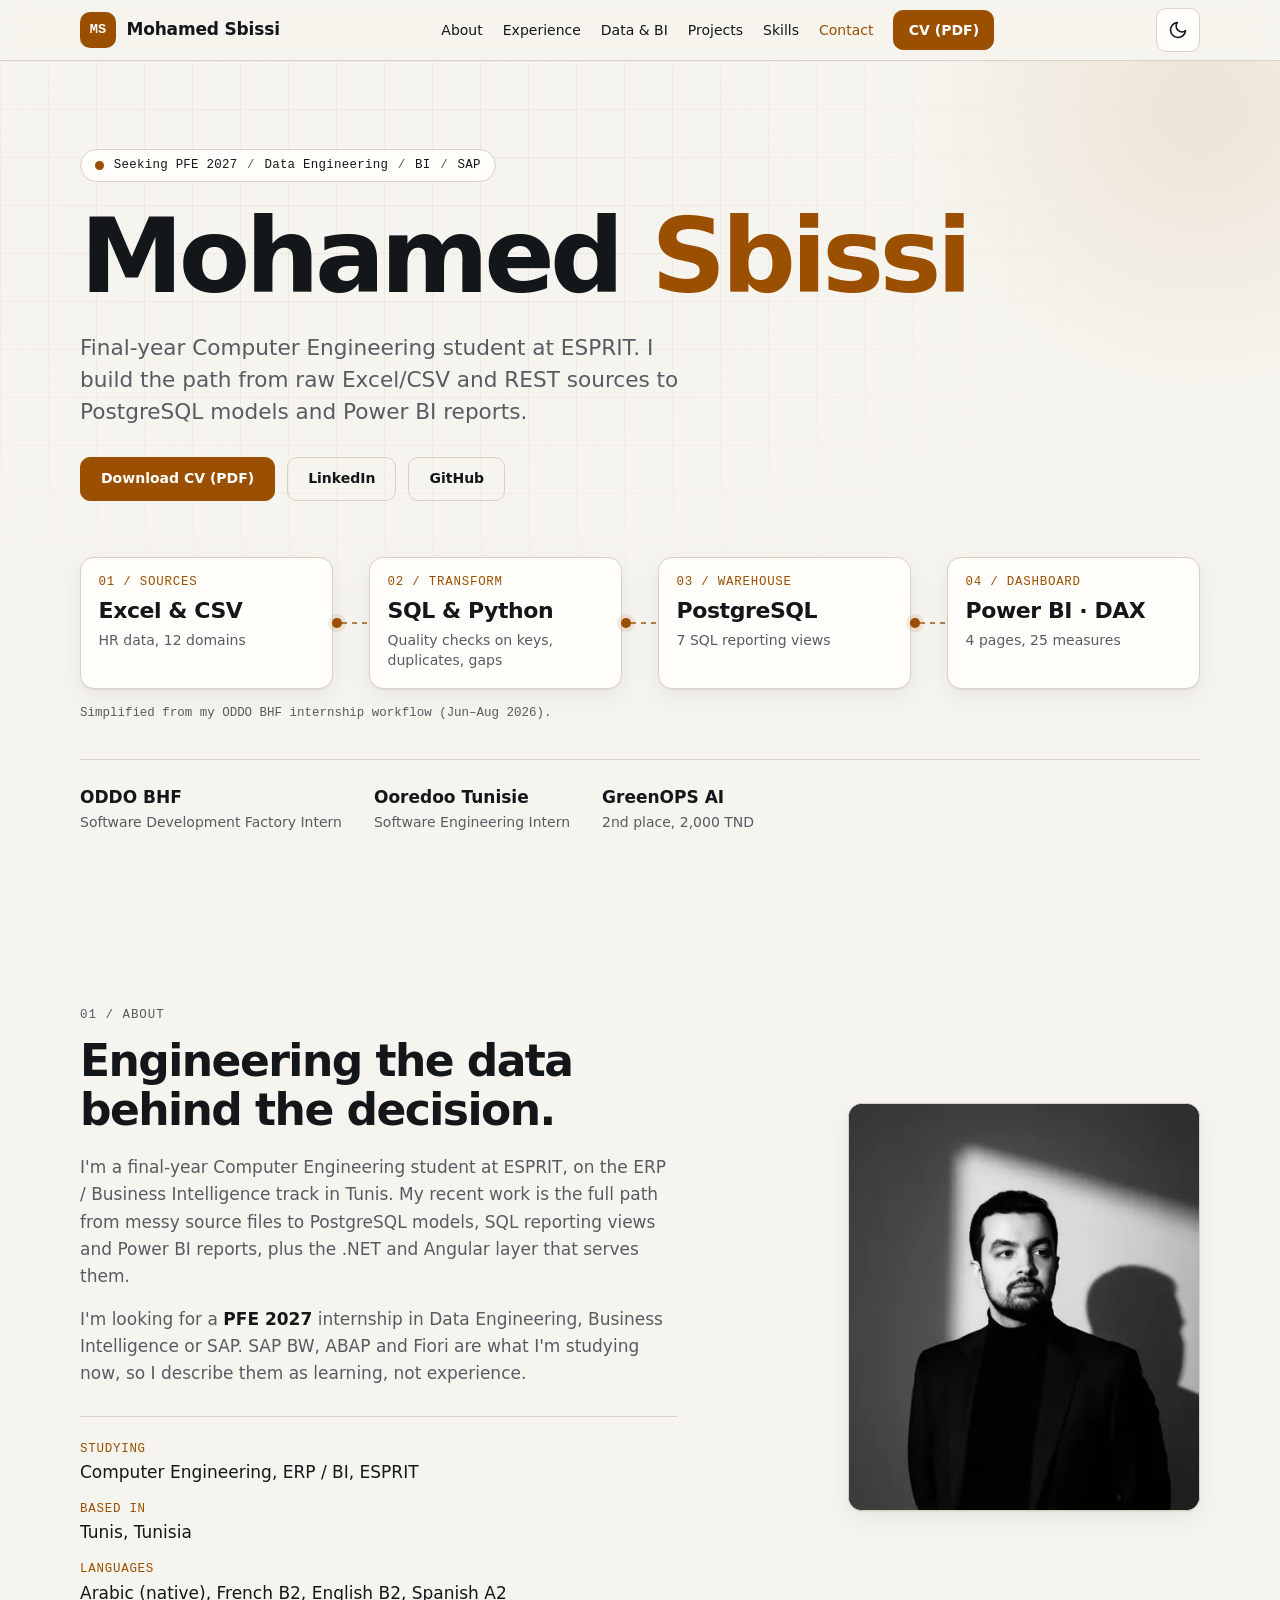
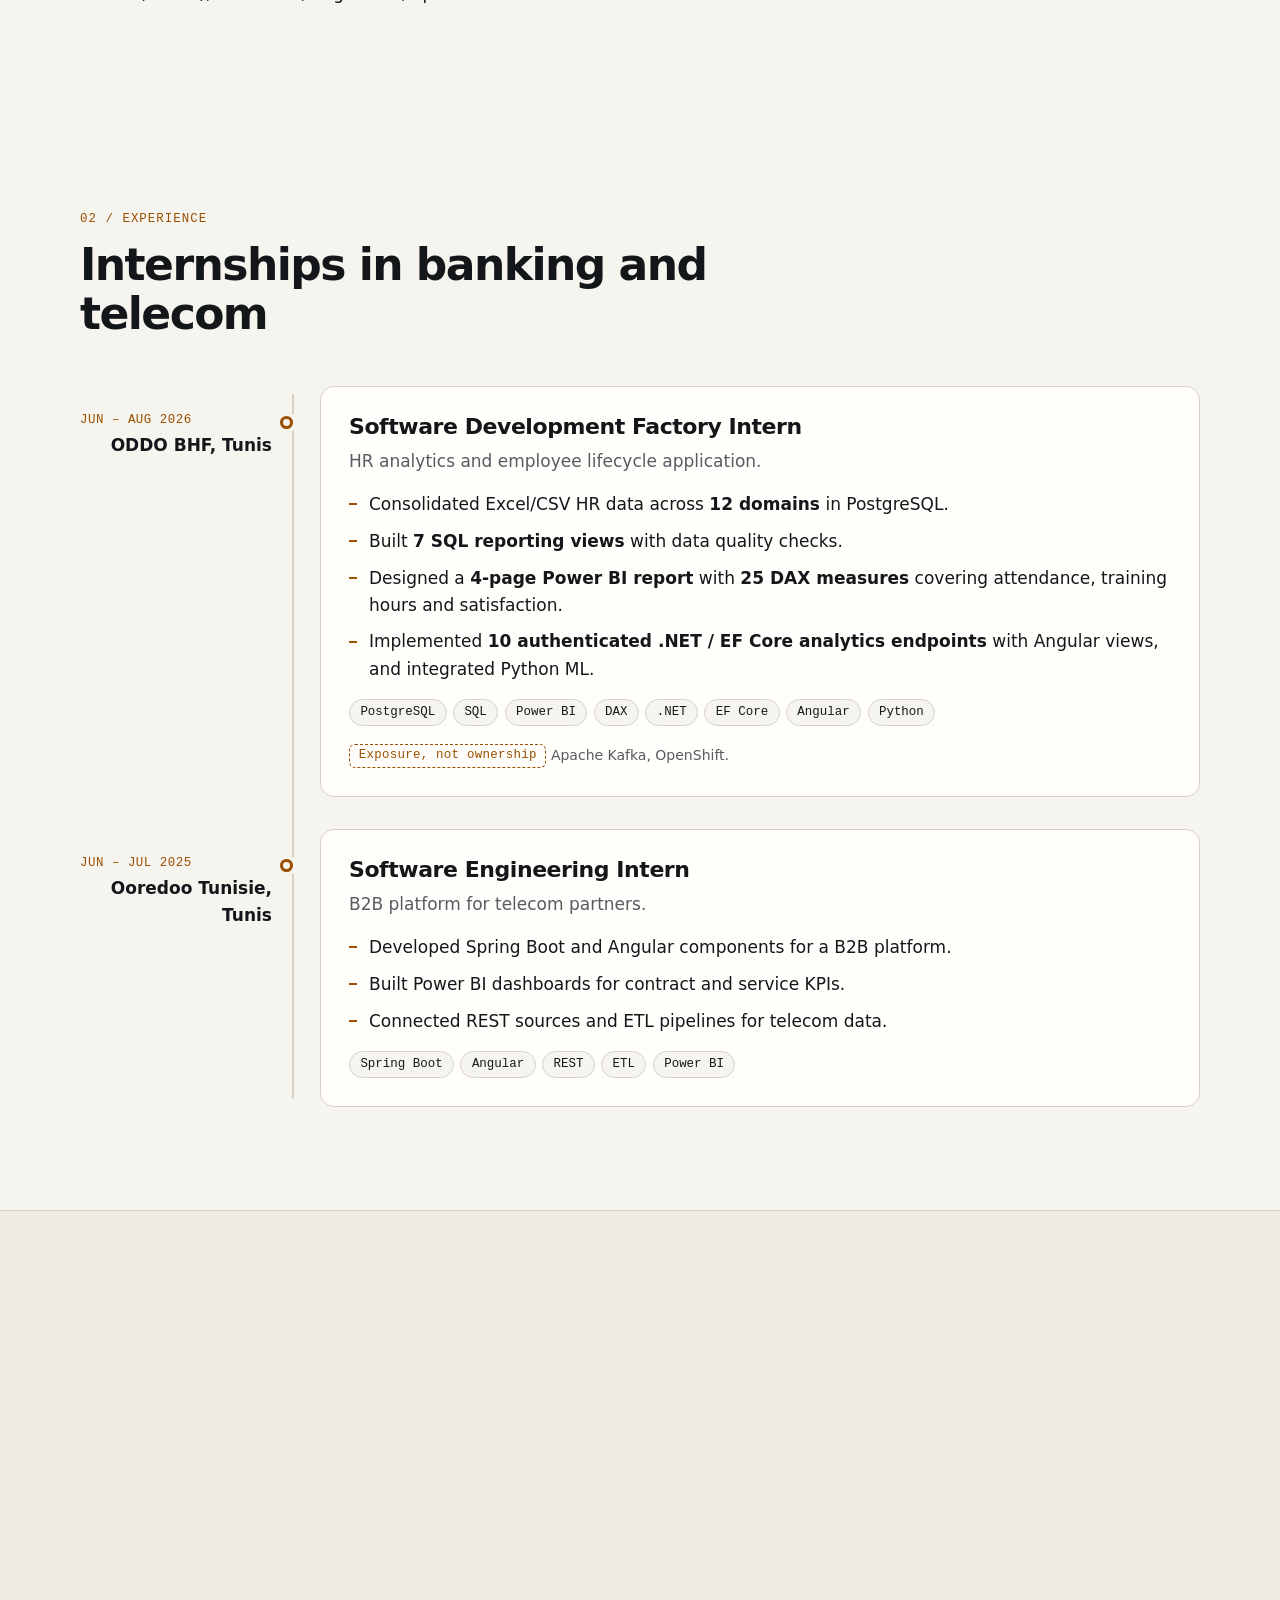
<file: site/index.html>
<!doctype html>
<html lang="en">
<head>
<meta charset="utf-8">
<meta name="viewport" content="width=device-width, initial-scale=1">
<title>Mohamed Sbissi | Data Engineering, BI &amp; SAP | PFE 2027</title>
<meta name="description" content="Final-year Computer Engineering student at ESPRIT (ERP / Business Intelligence). Data pipelines, PostgreSQL, Power BI and DAX. Seeking a PFE 2027 internship in Data Engineering, BI and SAP.">
<link rel="canonical" href="https://mohasbissi01.github.io/cv/">
<meta name="author" content="Mohamed Sbissi">
<meta name="theme-color" content="#f6f4ee" media="(prefers-color-scheme: light)">
<meta name="theme-color" content="#0c0f12" media="(prefers-color-scheme: dark)">
<meta name="color-scheme" content="light dark">

<meta property="og:type" content="website">
<meta property="og:site_name" content="Mohamed Sbissi">
<meta property="og:title" content="Mohamed Sbissi | Data Engineering, BI &amp; SAP | PFE 2027">
<meta property="og:description" content="Final-year Computer Engineering student at ESPRIT. PostgreSQL, Power BI, DAX and data pipelines. Seeking a PFE 2027 internship.">
<meta property="og:url" content="https://mohasbissi01.github.io/cv/">
<meta property="og:image" content="https://mohasbissi01.github.io/cv/assets/images/og.png">
<meta property="og:image:width" content="1200">
<meta property="og:image:height" content="630">
<meta property="og:image:alt" content="Mohamed Sbissi, Data Engineering, BI and SAP. Seeking PFE 2027.">
<meta name="twitter:card" content="summary_large_image">
<meta name="twitter:title" content="Mohamed Sbissi | Data Engineering, BI &amp; SAP | PFE 2027">
<meta name="twitter:description" content="Final-year Computer Engineering student at ESPRIT. PostgreSQL, Power BI, DAX and data pipelines. Seeking a PFE 2027 internship.">
<meta name="twitter:image" content="https://mohasbissi01.github.io/cv/assets/images/og.png">

<link rel="icon" href="assets/images/favicon.svg" type="image/svg+xml">
<script>
/* Set the theme before first paint to avoid a flash. Falls back to the OS preference. */
(function(){document.documentElement.classList.add('js');try{var t=localStorage.getItem('theme');if(t==='light'||t==='dark')document.documentElement.setAttribute('data-theme',t)}catch(e){}})();
</script>
<link rel="stylesheet" href="css/styles.css">
<script type="application/ld+json">
{
  "@context": "https://schema.org",
  "@type": "Person",
  "name": "Mohamed Sbissi",
  "url": "https://mohasbissi01.github.io/cv/",
  "image": "https://mohasbissi01.github.io/cv/assets/images/portrait-840.webp",
  "email": "mailto:sbissi.mohamed@esprit.tn",
  "jobTitle": "Computer Engineering Student",
  "description": "Final-year Computer Engineering student (ERP / Business Intelligence) seeking a PFE 2027 internship in Data Engineering, Business Intelligence and SAP.",
  "address": { "@type": "PostalAddress", "addressLocality": "Tunis", "addressCountry": "TN" },
  "alumniOf": { "@type": "CollegeOrUniversity", "name": "ESPRIT" },
  "knowsAbout": ["Data Engineering", "Business Intelligence", "SQL", "PostgreSQL", "ETL", "Power BI", "DAX", "Python", "Machine Learning", "Deep Learning", "Natural Language Processing"],
  "knowsLanguage": ["ar", "fr", "en", "es"],
  "sameAs": ["https://www.linkedin.com/in/mohamed-sbissi", "https://github.com/MOHAsbissi01"]
}
</script>
</head>
<body>
<a class="skip" href="#main">Skip to content</a>

<header class="site-header">
  <div class="wrap bar">
    <a class="brand" href="#top"><span class="brand-mark" aria-hidden="true">MS</span><span class="brand-name">Mohamed Sbissi</span></a>
    <nav id="nav" class="nav" aria-label="Main">
      <a href="#about">About</a>
      <a href="#experience">Experience</a>
      <a href="#data-bi">Data &amp; BI</a>
      <a href="#projects">Projects</a>
      <a href="#skills">Skills</a>
      <a href="#contact">Contact</a>
      <a class="btn btn-small" href="assets/cv/CV-2.pdf" download="Mohamed-Sbissi-CV.pdf">CV (PDF)</a>
    </nav>
    <div class="bar-actions">
      <button class="icon-btn" id="theme-toggle" type="button" aria-label="Switch colour theme">
        <svg class="i-sun" viewBox="0 0 24 24" width="20" height="20" fill="none" stroke="currentColor" stroke-width="2" stroke-linecap="round" aria-hidden="true"><circle cx="12" cy="12" r="4"/><path d="M12 2v2M12 20v2M4.9 4.9l1.4 1.4M17.7 17.7l1.4 1.4M2 12h2M20 12h2M4.9 19.1l1.4-1.4M17.7 6.3l1.4-1.4"/></svg>
        <svg class="i-moon" viewBox="0 0 24 24" width="20" height="20" fill="none" stroke="currentColor" stroke-width="2" stroke-linecap="round" stroke-linejoin="round" aria-hidden="true"><path d="M21 12.8A9 9 0 1 1 11.2 3a7 7 0 0 0 9.8 9.8z"/></svg>
      </button>
      <button class="icon-btn menu-btn" id="menu-btn" type="button" aria-controls="nav" aria-expanded="false" aria-label="Menu">
        <svg viewBox="0 0 24 24" width="20" height="20" fill="none" stroke="currentColor" stroke-width="2" stroke-linecap="round" aria-hidden="true"><path d="M4 7h16M4 12h16M4 17h16"/></svg>
      </button>
    </div>
  </div>
</header>

<main id="main">
  <!-- HERO -->
  <section class="hero" id="top" aria-labelledby="hero-title">
    <div class="wrap">
      <p class="status"><span class="pulse" aria-hidden="true"></span>Seeking PFE 2027 <span class="sep" aria-hidden="true">/</span> Data Engineering <span class="sep" aria-hidden="true">/</span> BI <span class="sep" aria-hidden="true">/</span> SAP</p>
      <h1 id="hero-title">Mohamed <span class="accent">Sbissi</span></h1>
      <p class="lede">Final-year Computer Engineering student at ESPRIT. I build the path from raw Excel/CSV and REST sources to PostgreSQL models and Power BI reports.</p>
      <div class="cta">
        <a class="btn" href="assets/cv/CV-2.pdf" download="Mohamed-Sbissi-CV.pdf">Download CV (PDF)</a>
        <a class="btn btn-ghost" href="https://www.linkedin.com/in/mohamed-sbissi" target="_blank" rel="noopener noreferrer">LinkedIn</a>
        <a class="btn btn-ghost" href="https://github.com/MOHAsbissi01" target="_blank" rel="noopener noreferrer">GitHub</a>
      </div>

      <figure class="pipeline-fig">
        <ol class="pipeline" aria-label="Data pipeline from my ODDO BHF internship">
          <li class="stage">
            <span class="stage-k">01 / Sources</span>
            <span class="stage-t">Excel &amp; CSV</span>
            <span class="stage-d">HR data, 12 domains</span>
          </li>
          <li class="stage">
            <span class="stage-k">02 / Transform</span>
            <span class="stage-t">SQL &amp; Python</span>
            <span class="stage-d">Quality checks on keys, duplicates, gaps</span>
          </li>
          <li class="stage">
            <span class="stage-k">03 / Warehouse</span>
            <span class="stage-t">PostgreSQL</span>
            <span class="stage-d">7 SQL reporting views</span>
          </li>
          <li class="stage">
            <span class="stage-k">04 / Dashboard</span>
            <span class="stage-t">Power BI &middot; DAX</span>
            <span class="stage-d">4 pages, 25 measures</span>
          </li>
        </ol>
        <figcaption>Simplified from my ODDO BHF internship workflow (Jun&ndash;Aug 2026).</figcaption>
      </figure>

      <ul class="proof" aria-label="Experience at a glance">
        <li><strong>ODDO BHF</strong> Software Development Factory Intern</li>
        <li><strong>Ooredoo Tunisie</strong> Software Engineering Intern</li>
        <li><strong>GreenOPS AI</strong> 2nd place, 2,000 TND</li>
      </ul>
    </div>
  </section>

  <!-- ABOUT -->
  <section class="section" id="about" aria-labelledby="about-title">
    <div class="wrap about">
      <div class="about-text reveal">
        <p class="eyebrow">01 / About</p>
        <h2 id="about-title">Engineering the data behind the decision.</h2>
        <p>I'm a final-year Computer Engineering student at ESPRIT, on the ERP / Business Intelligence track in Tunis. My recent work is the full path from messy source files to PostgreSQL models, SQL reporting views and Power BI reports, plus the .NET and Angular layer that serves them.</p>
        <p>I'm looking for a <strong>PFE 2027</strong> internship in Data Engineering, Business Intelligence or SAP. SAP BW, ABAP and Fiori are what I'm studying now, so I describe them as learning, not experience.</p>
        <dl class="facts">
          <div><dt>Studying</dt><dd>Computer Engineering, ERP / BI, ESPRIT</dd></div>
          <div><dt>Based in</dt><dd>Tunis, Tunisia</dd></div>
          <div><dt>Languages</dt><dd>Arabic (native), French B2, English B2, Spanish A2</dd></div>
        </dl>
      </div>
      <div class="portrait reveal">
        <img src="assets/images/portrait-420.webp" srcset="assets/images/portrait-420.webp 420w, assets/images/portrait-840.webp 840w" sizes="(min-width: 800px) 360px, 70vw" width="420" height="487" loading="lazy" decoding="async" alt="Black and white portrait of Mohamed Sbissi in a dark jacket and roll neck, lit from the side.">
      </div>
    </div>
  </section>

  <!-- EXPERIENCE -->
  <section class="section" id="experience" aria-labelledby="exp-title">
    <div class="wrap">
      <div class="head reveal"><p class="eyebrow">02 / Experience</p><h2 id="exp-title">Internships in banking and telecom</h2></div>
      <ol class="timeline">
        <li class="job reveal">
          <div class="job-meta">
            <p class="when">Jun &ndash; Aug 2026</p>
            <p class="where">ODDO BHF, Tunis</p>
          </div>
          <div class="job-body card">
            <h3>Software Development Factory Intern</h3>
            <p class="muted">HR analytics and employee lifecycle application.</p>
            <ul class="bullets">
              <li>Consolidated Excel/CSV HR data across <strong>12 domains</strong> in PostgreSQL.</li>
              <li>Built <strong>7 SQL reporting views</strong> with data quality checks.</li>
              <li>Designed a <strong>4-page Power BI report</strong> with <strong>25 DAX measures</strong> covering attendance, training hours and satisfaction.</li>
              <li>Implemented <strong>10 authenticated .NET / EF Core analytics endpoints</strong> with Angular views, and integrated Python ML.</li>
            </ul>
            <ul class="chips" aria-label="Main tools">
              <li>PostgreSQL</li><li>SQL</li><li>Power BI</li><li>DAX</li><li>.NET</li><li>EF Core</li><li>Angular</li><li>Python</li>
            </ul>
            <p class="exposure"><span class="tag">Exposure, not ownership</span> Apache Kafka, OpenShift.</p>
          </div>
        </li>
        <li class="job reveal">
          <div class="job-meta">
            <p class="when">Jun &ndash; Jul 2025</p>
            <p class="where">Ooredoo Tunisie, Tunis</p>
          </div>
          <div class="job-body card">
            <h3>Software Engineering Intern</h3>
            <p class="muted">B2B platform for telecom partners.</p>
            <ul class="bullets">
              <li>Developed Spring Boot and Angular components for a B2B platform.</li>
              <li>Built Power BI dashboards for contract and service KPIs.</li>
              <li>Connected REST sources and ETL pipelines for telecom data.</li>
            </ul>
            <ul class="chips" aria-label="Main tools">
              <li>Spring Boot</li><li>Angular</li><li>REST</li><li>ETL</li><li>Power BI</li>
            </ul>
          </div>
        </li>
      </ol>
    </div>
  </section>

  <!-- FEATURED: DATA & BI -->
  <section class="section section-alt" id="data-bi" aria-labelledby="bi-title">
    <div class="wrap">
      <div class="head reveal">
        <p class="eyebrow">03 / Featured: Data &amp; BI</p>
        <h2 id="bi-title">A small report you can click through</h2>
        <p class="sub">The shape of the training analytics I built in Power BI at ODDO BHF: attendance, training hours and satisfaction, sliced by domain and month. Pick a measure, then click a bar to filter.</p>
      </div>

      <div class="dash reveal" id="dash" hidden>
        <div class="dash-top">
          <h3>Training analytics</h3>
          <p class="sample-tag"><span aria-hidden="true">&#9679;</span> Synthetic sample data, not ODDO BHF data</p>
        </div>
        <div class="kpis" id="kpis" role="group" aria-label="Measure"></div>
        <div class="dash-tools">
          <p class="scope" id="scope"></p>
          <button class="btn btn-ghost btn-small" id="clear" type="button" disabled>Clear filters</button>
        </div>
        <div class="charts">
          <section class="viz" aria-labelledby="viz-month">
            <h4 id="viz-month">By month</h4>
            <div class="chart-row">
              <div class="yax" id="yax" aria-hidden="true"></div>
              <div class="scroll">
                <div class="plot" id="months" role="group" aria-label="Monthly values. Select a month to filter."></div>
                <div class="xl" id="xl" aria-hidden="true"></div>
              </div>
            </div>
          </section>
          <section class="viz" aria-labelledby="viz-domain">
            <h4 id="viz-domain">By domain</h4>
            <div class="hbars" id="domains" role="group" aria-label="Values by domain. Select a domain to filter."></div>
          </section>
        </div>
        <div class="dax">
          <p class="dax-k">Illustrative DAX for this measure <span class="muted">(written for this demo, not copied from the ODDO model)</span></p>
          <pre><code id="dax"></code></pre>
        </div>
        <details class="table-view">
          <summary>View the data as a table</summary>
          <div class="table-wrap"><table id="tbl"></table></div>
        </details>
        <p class="sr-only" id="live" role="status" aria-live="polite"></p>
        <div class="tip" id="tip" role="presentation" aria-hidden="true" hidden></div>
      </div>
      <noscript><p class="muted">The interactive report needs JavaScript. It shows synthetic sample data only.</p></noscript>
    </div>
  </section>

  <!-- PROJECTS -->
  <section class="section" id="projects" aria-labelledby="proj-title">
    <div class="wrap">
      <div class="head reveal">
        <p class="eyebrow">04 / Projects</p>
        <h2 id="proj-title">Academic projects</h2>
        <p class="sub">Coursework and team projects from my engineering studies at ESPRIT. None of these is internship work: my professional experience is in the <a href="#experience">Experience</a> section above.</p>
      </div>
      <div class="projects">
        <article class="project card reveal">
          <header>
            <p class="when"><span class="tag">Academic project</span> Feb &ndash; May 2026 &middot; Team project</p>
            <h3>Intelligent Urban Mobility</h3>
          </header>
          <dl class="story">
            <div><dt>Problem</dt><dd>A team decision-support platform for sustainable mobility, environmental impact and urban safety needed ML outputs that BI reports could use.</dd></div>
            <div><dt>My part</dt><dd>Python data and feature pipelines, ML evaluation, and the FastAPI / n8n integration for predictions and retraining.</dd></div>
            <div><dt>Outcome</dt><dd>Prediction datasets exported for BI reporting, and predictions, retraining and stored results connected in the team's ML service.</dd></div>
          </dl>
          <!-- TODO(owner): add a screenshot and a measurable result (model metric, data volume) if you can share one. -->
          <ul class="chips" aria-label="Stack"><li>Python</li><li>Pandas</li><li>scikit-learn</li><li>FastAPI</li><li>n8n</li></ul>
          <p class="links">
            <a href="https://github.com/HeniRidene/Esprit-PABI-4ERPBI5-2526-BITribe" target="_blank" rel="noopener noreferrer">Team repository<span class="sr-only"> (opens in a new tab)</span> &rarr;</a>
            <a href="https://github.com/HeniRidene/Esprit-PABI-4ERPBI5-2526-BITribe/commit/6352f1fdb0" target="_blank" rel="noopener noreferrer">My commit<span class="sr-only"> (opens in a new tab)</span> &rarr;</a>
          </p>
        </article>

        <article class="project card reveal">
          <header>
            <p class="when"><span class="tag">Academic project</span> Nov &ndash; Dec 2025</p>
            <h3>Business Performance Prediction</h3>
            <p class="muted">ML Superstore</p>
          </header>
          <dl class="story">
            <div><dt>Problem</dt><dd>Explore sales and profitability patterns and compare predictive models on business data.</dd></div>
            <div><dt>Approach</dt><dd>Structured with CRISP-DM. Supervised and unsupervised models evaluated and compared.</dd></div>
            <div><dt>Outcome</dt><dd>A Streamlit app with model comparison, predictions and interactive summaries.</dd></div>
          </dl>
          <!-- TODO(owner): add an app screenshot and the best model's score, if you want a quantified outcome. -->
          <ul class="chips" aria-label="Stack"><li>Python</li><li>Pandas</li><li>scikit-learn</li><li>Streamlit</li></ul>
          <p class="links">
            <a href="https://github.com/MOHAsbissi01/Business-Performance-Prediction-ML" target="_blank" rel="noopener noreferrer">Analysis repository<span class="sr-only"> (opens in a new tab)</span> &rarr;</a>
            <a href="https://github.com/MOHAsbissi01/streamlit-ml-superstore" target="_blank" rel="noopener noreferrer">Streamlit app repository<span class="sr-only"> (opens in a new tab)</span> &rarr;</a>
          </p>
        </article>

        <article class="project card reveal" id="project-road">
          <header>
            <p class="when"><span class="tag">Academic project</span> Deep learning course</p>
            <h3>Road Anomaly Detection</h3>
            <p class="muted">Pixel-level obstacle detection</p>
          </header>
          <!-- TODO(owner): add the project dates; the repo README does not state them. -->
          <dl class="story">
            <div><dt>Problem</dt><dd>Detect unexpected obstacles on the road (animals, rocks, cones, lost cargo) at pixel level on the RoadAnomaly dataset: 60 images with semantic masks. Inspired by Lis et al., ICCV 2019.</dd></div>
            <div><dt>Approach</dt><dd>Compared three models: a baseline encoder-decoder CNN trained from scratch, a U-Net with an ImageNet-pretrained MobileNetV2 encoder (transfer learning), and a convolutional autoencoder that uses reconstruction error as the anomaly score. Split by scene group (70/15/15, seed 42) to avoid near-duplicate leakage, evaluated at native 1280&times;720, thresholds chosen on validation data.</dd></div>
            <div>
              <dt>Results</dt>
              <dd>
                <div class="mini-wrap">
                  <table class="mini">
                    <caption>Test set, 12 images. Scale 0 to 1.</caption>
                    <thead><tr><th scope="col">Model</th><th scope="col">F1</th><th scope="col">IoU</th></tr></thead>
                    <tbody>
                      <tr><th scope="row">Baseline CNN</th><td><span class="v">0.464</span><span class="meter" style="--v:46.4" aria-hidden="true"></span></td><td><span class="v">0.302</span><span class="meter" style="--v:30.2" aria-hidden="true"></span></td></tr>
                      <tr class="best"><th scope="row">MobileNetV2 U-Net <span class="tag">best</span></th><td><span class="v">0.747</span><span class="meter" style="--v:74.7" aria-hidden="true"></span></td><td><span class="v">0.596</span><span class="meter" style="--v:59.6" aria-hidden="true"></span></td></tr>
                      <tr><th scope="row">Autoencoder</th><td><span class="v">0.202</span><span class="meter" style="--v:20.2" aria-hidden="true"></span></td><td><span class="v">0.112</span><span class="meter" style="--v:11.2" aria-hidden="true"></span></td></tr>
                    </tbody>
                  </table>
                </div>
                Transfer learning performed best. AUROC: 0.890 baseline, 0.952 U-Net (AP 0.817), 0.663 autoencoder. Includes two Streamlit apps: upload an image for an animal, obstacle or road-clear alert, and an advanced lab for thresholds, metrics and error maps. The code is a reusable <code>roadanomaly/</code> package with documentation.
              </dd>
            </div>
            <div><dt>Limits</dt><dd>Small dataset, single seed, and not comparable to the paper's open-set benchmark.</dd></div>
          </dl>
          <ul class="chips" aria-label="Stack"><li>Python</li><li>TensorFlow</li><li>Streamlit</li><li>Google Colab</li></ul>
          <p class="links">
            <a href="https://github.com/MOHAsbissi01/PROJECT_DEEPLEARNING" target="_blank" rel="noopener noreferrer">Project repository<span class="sr-only"> (opens in a new tab)</span> &rarr;</a>
          </p>
        </article>

        <article class="project card reveal" id="project-cyberintel">
          <header>
            <p class="when"><span class="tag">Academic project</span> ESPRIT 5ERP-BI</p>
            <h3>CyberIntel</h3>
            <p class="muted">Cybersecurity text analysis, knowledge graph and Graph-RAG</p>
          </header>
          <!-- TODO(owner): add the project dates; the repo README does not state them. -->
          <dl class="story">
            <div><dt>Problem</dt><dd>Combine text classification, entity extraction, a knowledge graph, graph ML and question answering for security text, in one Streamlit web app.</dd></div>
            <div>
              <dt>Data note</dt>
              <dd class="caveat">The dataset (AlicanKiraz0/Cybersecurity-Dataset-v1) is LLM-generated Q&amp;A about security concepts, <strong>not real incident reports</strong>.</dd>
            </div>
            <div><dt>Approach</dt><dd>Classifies security texts (TF-IDF + logistic regression, MiniLM and DistilBERT embeddings) and extracts entities (CVEs, malware, software, attacks, defenses) with a closed vocabulary. Builds an entity-incident knowledge graph with evidence-linked relations, finds clusters and similar incidents, and tests GCN, GraphSAGE, GAT and Graph Transformer models and link prediction. Answers questions with vector RAG, hybrid RAG and Graph-RAG, and refuses when the data lacks the answer.</dd></div>
            <div>
              <dt>Key results</dt>
              <dd>
                <ul class="bullets compact">
                  <li>Topic macro-F1 0.646 (weak labels) / 0.644 (gold labels); TF-IDF + logistic regression was best.</li>
                  <li>Entity extraction: precision 0.97, recall 0.59 on a 58-entity sample.</li>
                  <li>Knowledge graph: 2,710 nodes, 25,970 edges, 12 clusters.</li>
                  <li>Link prediction AUC 0.84 with a GCN autoencoder, vs 0.78 with features only and 0.50&ndash;0.53 for structure heuristics.</li>
                </ul>
                <div class="mini-wrap">
                  <table class="mini">
                    <caption>Question-answering correctness. Test sets written by the project author. Scale 0 to 1.</caption>
                    <thead><tr><th scope="col">Method</th><th scope="col">Main set (51 q)</th><th scope="col">Paraphrase set (18 q)</th></tr></thead>
                    <tbody>
                      <tr><th scope="row">Vector RAG</th><td><span class="v">0.56</span><span class="meter" style="--v:56" aria-hidden="true"></span></td><td><span class="v">0.40</span><span class="meter" style="--v:40" aria-hidden="true"></span></td></tr>
                      <tr><th scope="row">Hybrid RAG</th><td><span class="v">0.67</span><span class="meter" style="--v:67" aria-hidden="true"></span></td><td><span class="v">0.60</span><span class="meter" style="--v:60" aria-hidden="true"></span></td></tr>
                      <tr class="best"><th scope="row">Graph-RAG <span class="tag">best</span></th><td><span class="v">1.00</span><span class="meter" style="--v:100" aria-hidden="true"></span></td><td><span class="v">0.93</span><span class="meter" style="--v:93" aria-hidden="true"></span></td></tr>
                    </tbody>
                  </table>
                </div>
              </dd>
            </div>
            <div><dt>Limits</dt><dd>LLM-written data, limited entity-extraction recall, no measurable gain from graph models over text features, and small author-written QA test sets. The Neo4j export was not run against a live server. Gold labels were AI-annotated and are pending review.</dd></div>
          </dl>
          <!-- TODO(owner): README says the gold labels and NER gold await your review. Update the Limits line once you have reviewed them. -->
          <ul class="chips" aria-label="Stack"><li>Python</li><li>Streamlit</li><li>NLTK</li><li>pytest (57 tests)</li><li>Docker Compose</li><li>Neo4j / GraphML exports</li></ul>
          <p class="links">
            <a href="https://github.com/MOHAsbissi01/cyber_project" target="_blank" rel="noopener noreferrer">Project repository<span class="sr-only"> (opens in a new tab)</span> &rarr;</a>
          </p>
        </article>
      </div>
    </div>
  </section>

  <!-- AWARD -->
  <section class="section section-alt" id="awards" aria-labelledby="award-title">
    <div class="wrap">
      <div class="head reveal"><p class="eyebrow">05 / Awards</p><h2 id="award-title">GreenOPS AI, 2nd place</h2></div>
      <div class="award card reveal">
        <p class="prize"><span class="prize-n">2,000</span><span class="prize-u">TND<br>team prize</span></p>
        <div>
          <p class="muted">AI competition on pharmaceutical sustainability, with Opalia Recordati. My role: <strong>Data Engineer</strong>.</p>
          <ul class="bullets">
            <li>Collected and integrated data from multiple sources.</li>
            <li>Prepared training-ready datasets aligned with the business problem.</li>
          </ul>
          <p class="note">Tools are under NDA and not listed. The LLM work was done by teammates.</p>
        </div>
      </div>
    </div>
  </section>

  <!-- SKILLS -->
  <section class="section" id="skills" aria-labelledby="skills-title">
    <div class="wrap">
      <div class="head reveal"><p class="eyebrow">06 / Skills</p><h2 id="skills-title">What I use, and what I'm still learning</h2></div>
      <div class="skills">
        <article class="skill card reveal"><h3>Data &amp; BI</h3><ul class="chips"><li>SQL</li><li>PostgreSQL</li><li>ETL / ELT</li><li>Power BI</li><li>DAX</li><li>Data modelling</li></ul></article>
        <article class="skill card reveal"><h3>Python &amp; ML</h3><ul class="chips"><li>Python</li><li>Pandas</li><li>scikit-learn</li><li>FastAPI</li><li>n8n</li></ul></article>
        <article class="skill card reveal"><h3>Deep learning &amp; NLP <span class="tag">Academic projects</span></h3><ul class="chips"><li>Deep learning</li><li>TensorFlow</li><li>Computer vision</li><li>NLP</li><li>RAG / Graph-RAG</li><li>Graph ML</li><li>Streamlit</li></ul></article>
        <article class="skill card reveal"><h3>Application engineering</h3><ul class="chips"><li>.NET</li><li>EF Core</li><li>Angular</li><li>Spring Boot</li><li>REST</li><li>Git</li></ul></article>
        <article class="skill card learning reveal"><h3>Learning <span class="tag">Coursework only</span></h3><ul class="chips"><li>SAP BW</li><li>ABAP</li><li>Fiori</li><li>AWS Fundamentals</li><li>DevOps / MLOps</li></ul></article>
      </div>
    </div>
  </section>

  <!-- EDUCATION -->
  <section class="section section-alt" id="education" aria-labelledby="edu-title">
    <div class="wrap">
      <div class="head reveal"><p class="eyebrow">07 / Education</p><h2 id="edu-title">Education &amp; certifications</h2></div>
      <div class="edu">
        <article class="card reveal">
          <h3>ESPRIT, Tunis</h3>
          <p>Computer Engineering, ERP / Business Intelligence track.</p>
          <p class="muted">Final year. Seeking a PFE 2027 internship.</p>
        </article>
        <article class="card reveal">
          <h3>Certifications</h3>
          <ul class="bullets">
            <li>AWS Academy Cloud Foundations</li>
            <li>Fundamentals of Deep Learning</li>
            <li>Introduction to Transformer-Based NLP</li>
          </ul>
          <!-- TODO(owner): add issuer, date and credential links for each certification. -->
        </article>
        <article class="card reveal">
          <h3>Languages</h3>
          <ul class="bullets">
            <li>Arabic: native</li>
            <li>French: B2</li>
            <li>English: B2</li>
            <li>Spanish: A2</li>
          </ul>
        </article>
      </div>
    </div>
  </section>

  <!-- CONTACT -->
  <section class="section contact" id="contact" aria-labelledby="contact-title">
    <div class="wrap">
      <div class="contact-box reveal">
        <p class="eyebrow">08 / Contact</p>
        <h2 id="contact-title">Let's talk about PFE 2027.</h2>
        <p class="sub">Open to Data Engineering, Business Intelligence and SAP internships. The fastest way to reach me is email.</p>
        <p class="email"><a href="mailto:sbissi.mohamed@esprit.tn">sbissi.mohamed@esprit.tn</a></p>
        <div class="cta">
          <a class="btn" href="assets/cv/CV-2.pdf" download="Mohamed-Sbissi-CV.pdf">Download CV (PDF)</a>
          <a class="btn btn-ghost" href="https://www.linkedin.com/in/mohamed-sbissi" target="_blank" rel="noopener noreferrer">LinkedIn<span class="sr-only"> (opens in a new tab)</span></a>
          <a class="btn btn-ghost" href="https://github.com/MOHAsbissi01" target="_blank" rel="noopener noreferrer">GitHub<span class="sr-only"> (opens in a new tab)</span></a>
        </div>
      </div>
    </div>
  </section>
</main>

<footer class="site-footer">
  <div class="wrap foot">
    <p>&copy; 2026 Mohamed Sbissi &middot; Tunis, Tunisia</p>
    <p><a href="https://github.com/MOHAsbissi01/cv" target="_blank" rel="noopener noreferrer">Source on GitHub<span class="sr-only"> (opens in a new tab)</span></a> &middot; <a href="#top">Back to top</a></p>
  </div>
</footer>

<script src="js/main.js" defer></script>
<script src="js/dashboard.js" defer></script>
</body>
</html>
</file>
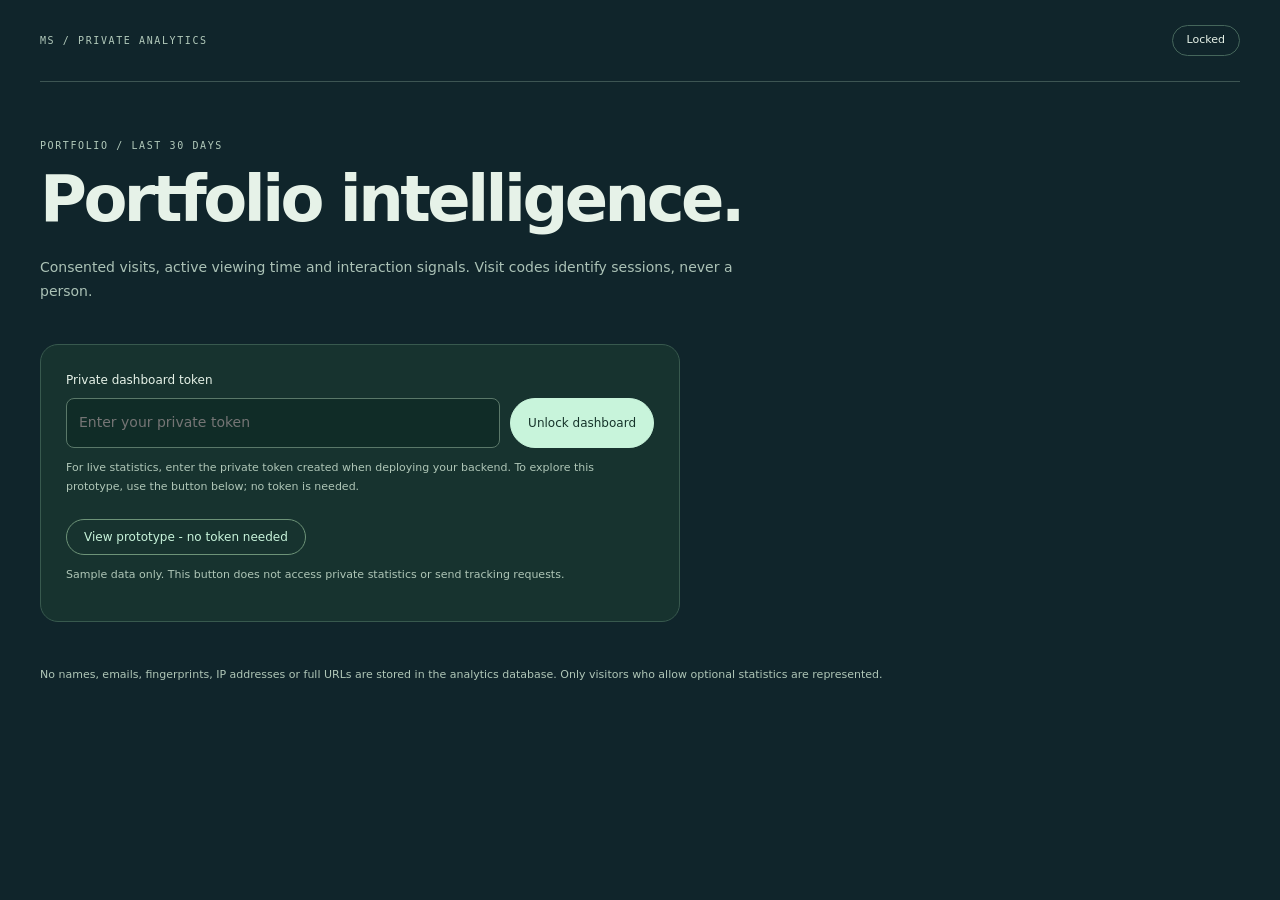
<file: analytics/public/index.html>
<!doctype html><html lang="en"><head><meta charset="utf-8"><meta name="viewport" content="width=device-width,initial-scale=1"><meta name="robots" content="noindex,nofollow"><title>Private portfolio analytics</title><link rel="stylesheet" href="dashboard.css"><script src="dashboard.js" defer></script></head><body><main><header><span class="brand">MS / PRIVATE ANALYTICS</span><span id="connection">Locked</span></header><div class="heading"><p class="eyebrow">PORTFOLIO / LAST 30 DAYS</p><h1>Portfolio intelligence.</h1><p>Consented visits, active viewing time and interaction signals. Visit codes identify sessions, never a person.</p></div><form id="login"><label for="token">Private dashboard token</label><div class="login-row"><input id="token" type="password" autocomplete="off" minlength="32" required placeholder="Enter your private token"><button>Unlock dashboard</button></div><p>For live statistics, enter the private token created when deploying your backend. To explore this prototype, use the button below; no token is needed.</p><button id="view-prototype" type="button">View prototype - no token needed</button><p>Sample data only. This button does not access private statistics or send tracking requests.</p></form><aside id="demo-notice" hidden>PROTOTYPE / SAMPLE DATA ? These example visits are fictional. Live analytics is not connected.</aside><p id="status" role="status"></p><section id="dashboard" hidden><div class="toolbar"><span id="updated">Waiting for data</span><div><button id="refresh">Refresh</button><button id="export">Export JSON</button><button id="logout">Log out</button></div></div><div class="metrics"><article><span>Consented visits</span><strong id="visits">0</strong><small>Sessions, not unique people</small></article><article><span>Active viewing</span><strong id="active">0m</strong><small>Visible tab; pauses after 60s idle</small></article><article><span>Average active time</span><strong id="average">0s</strong><small>Approximate; blockers may reduce counts</small></article><article><span>CV link clicks</span><strong id="downloads">0</strong><small>Clicks do not prove a completed download</small></article></div><div class="panels"><section class="panel"><h2>Interaction signals</h2><p>Recorded clicks and share-sheet requests.</p><div id="buttons"></div></section><section class="panel"><h2>Recent activity</h2><p>Latest 500 events across consented visits.</p><div id="events" class="event-list"></div></section></div><section class="panel"><h2>Visit sessions</h2><p>Latest 200 sessions. Select a visit for its available event timeline.</p><div class="table-scroll"><table><thead><tr><th>Visit code</th><th>First seen (local time)</th><th>Active time</th><th>Last activity</th></tr></thead><tbody id="sessions"></tbody></table></div><div id="timeline" aria-live="polite"></div></section></section><footer>No names, emails, fingerprints, IP addresses or full URLs are stored in the analytics database. Only visitors who allow optional statistics are represented.</footer></main></body></html>
</file>
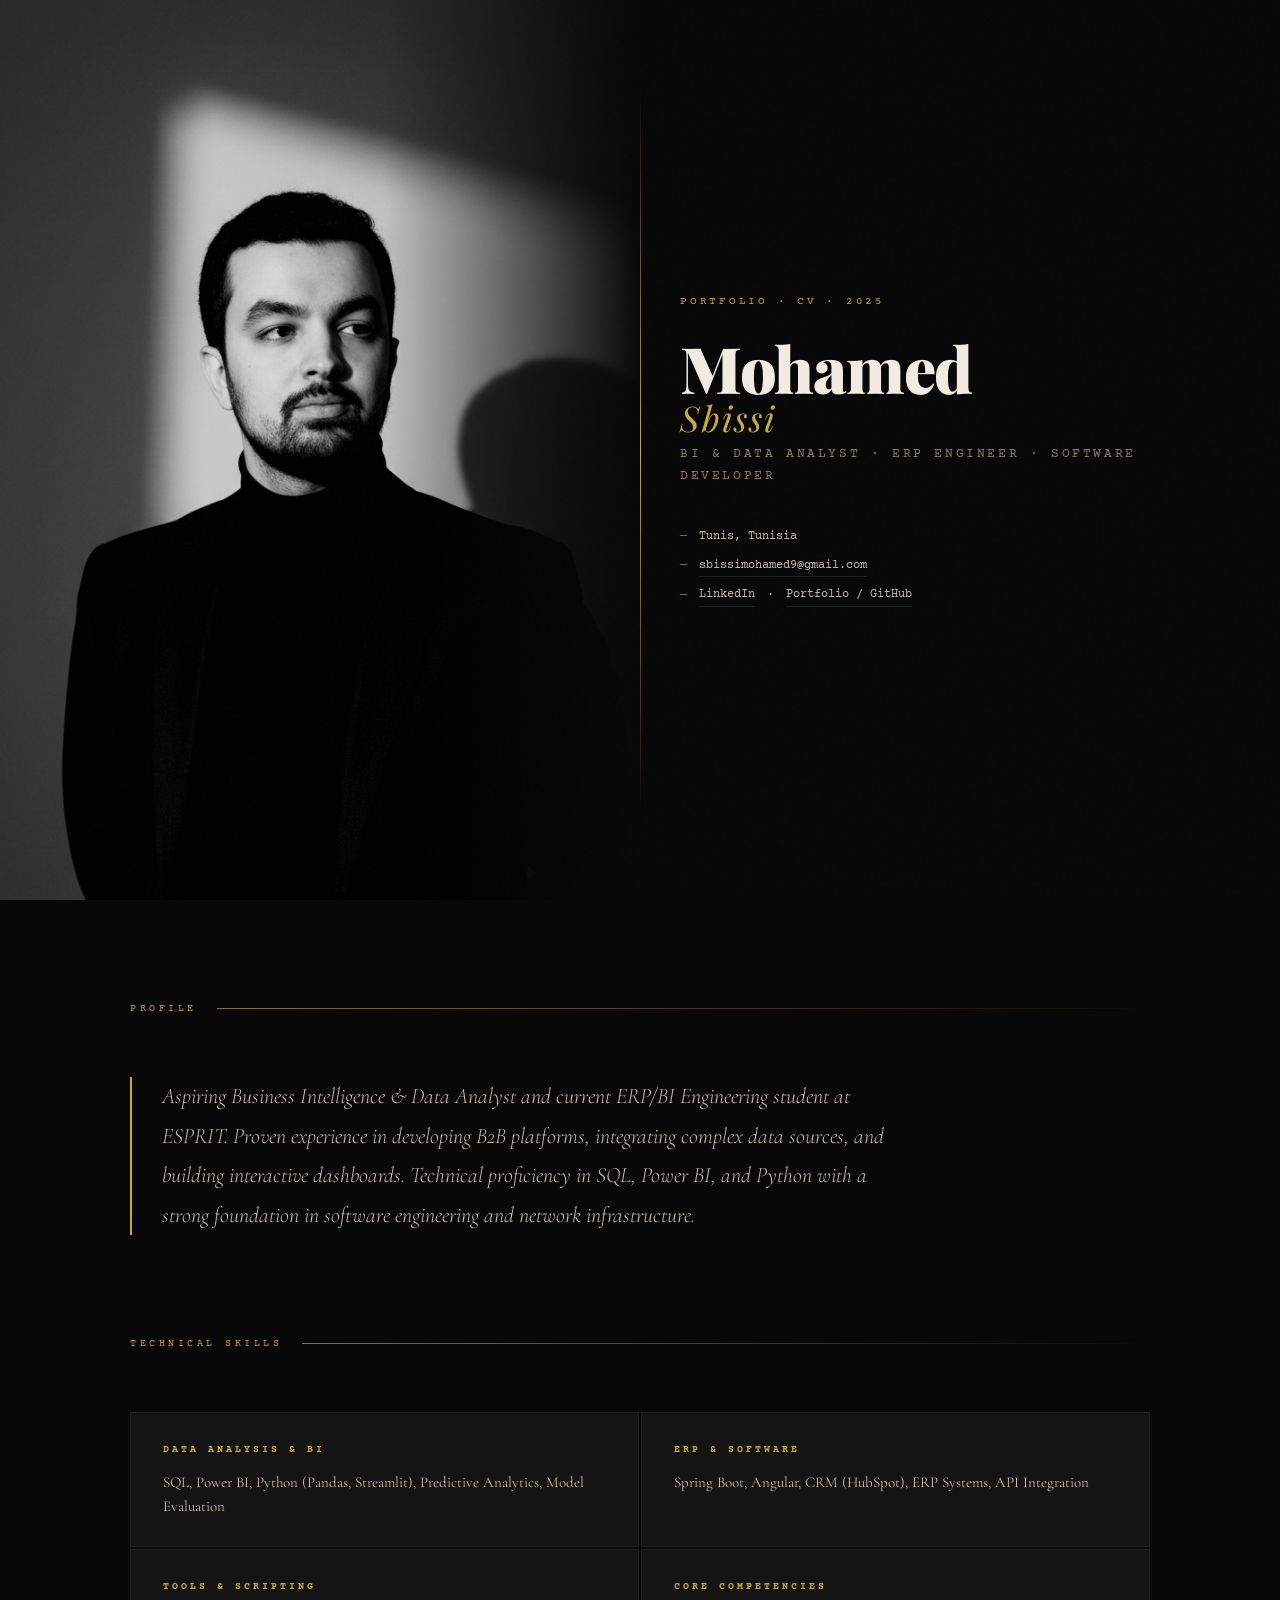
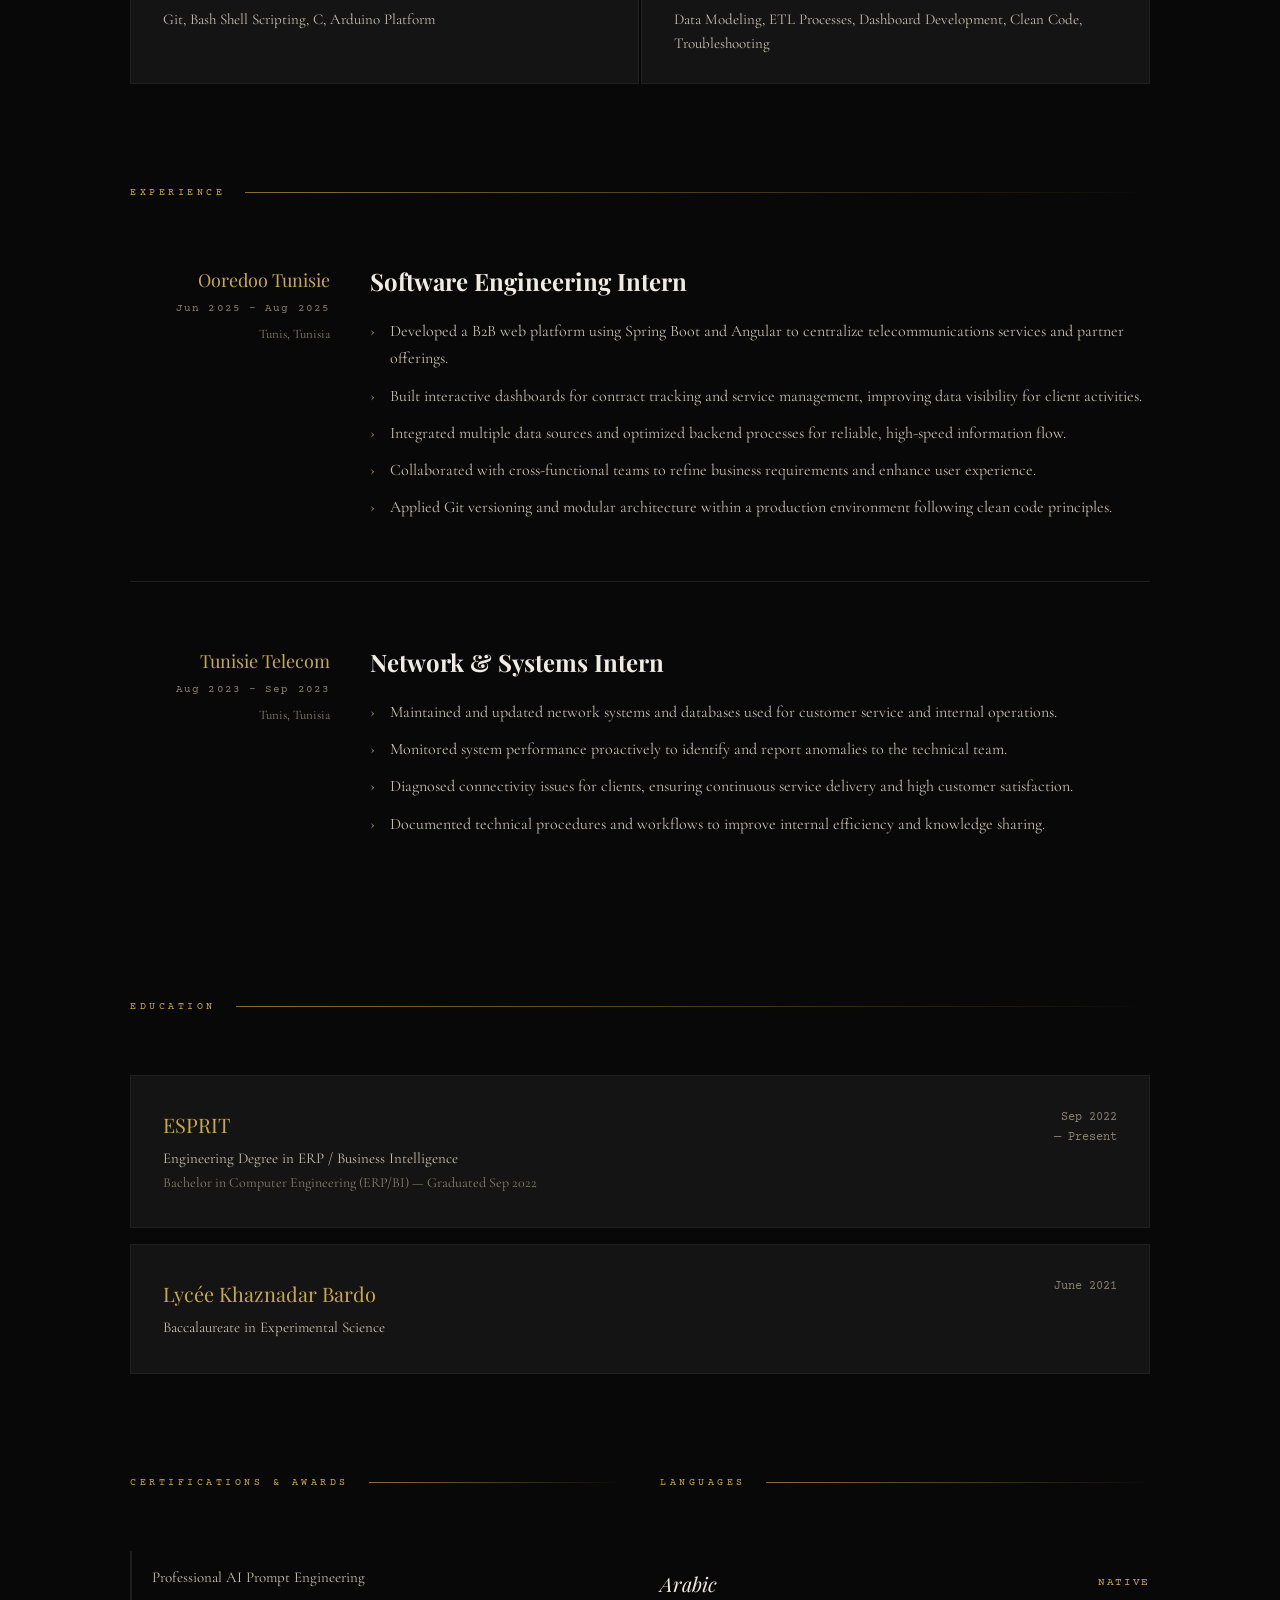
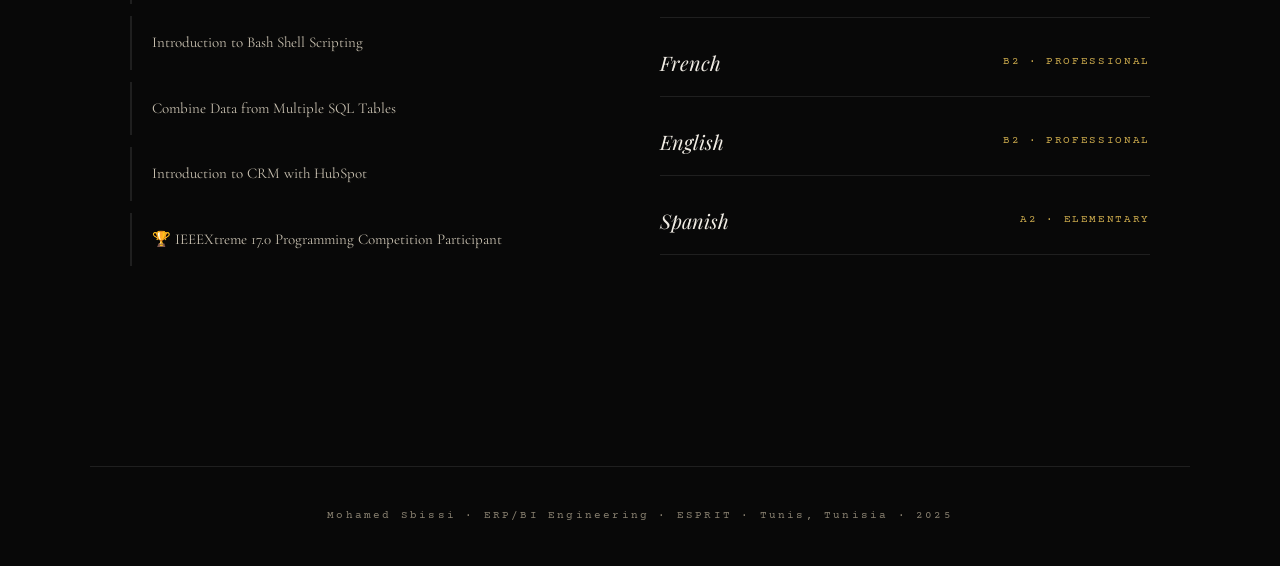
<file: mohamed_sbissi_cv.html>
<!DOCTYPE html>
<html lang="en">
<head>
<meta charset="UTF-8">
<meta name="viewport" content="width=device-width, initial-scale=1.0">
<title>Mohamed Sbissi — CV</title>
<link href="https://fonts.googleapis.com/css2?family=Playfair+Display:ital,wght@0,400;0,700;0,900;1,400&family=Cormorant+Garamond:ital,wght@0,300;0,400;0,600;1,300&family=Courier+Prime:wght@400;700&display=swap" rel="stylesheet">
<style>
  :root {
    --black: #080808;
    --deep: #0e0e0e;
    --card: #141414;
    --border: #1f1f1f;
    --gold: #c9a84c;
    --gold-dim: #8a6f30;
    --white: #f0ece4;
    --grey: #888070;
    --light: #c8c0b0;
  }

  * { margin: 0; padding: 0; box-sizing: border-box; }

  body {
    background: var(--black);
    color: var(--white);
    font-family: 'Cormorant Garamond', serif;
    font-size: 17px;
    line-height: 1.7;
    min-height: 100vh;
    overflow-x: hidden;
  }

  /* Grain overlay */
  body::before {
    content: '';
    position: fixed;
    inset: 0;
    background-image: url("data:image/svg+xml,%3Csvg viewBox='0 0 256 256' xmlns='http://www.w3.org/2000/svg'%3E%3Cfilter id='noise'%3E%3CfeTurbulence type='fractalNoise' baseFrequency='0.9' numOctaves='4' stitchTiles='stitch'/%3E%3C/filter%3E%3Crect width='100%25' height='100%25' filter='url(%23noise)' opacity='0.04'/%3E%3C/svg%3E");
    opacity: 0.35;
    pointer-events: none;
    z-index: 9999;
  }

  /* HERO */
  .hero {
    display: grid;
    grid-template-columns: 1fr 1fr;
    min-height: 100vh;
    position: relative;
  }

  .hero-photo {
    position: relative;
    overflow: hidden;
  }

  .hero-photo img {
    width: 100%;
    height: 100%;
    object-fit: cover;
    object-position: top center;
    filter: contrast(1.1) brightness(0.85);
    display: block;
  }

  .hero-photo::after {
    content: '';
    position: absolute;
    inset: 0;
    background: linear-gradient(to right, transparent 60%, var(--black) 100%);
  }

  .hero-content {
    display: flex;
    flex-direction: column;
    justify-content: center;
    padding: 80px 60px 80px 40px;
    position: relative;
  }

  .hero-content::before {
    content: '';
    position: absolute;
    left: 0;
    top: 10%;
    height: 80%;
    width: 1px;
    background: linear-gradient(to bottom, transparent, var(--gold), transparent);
  }

  .tag {
    font-family: 'Courier Prime', monospace;
    font-size: 11px;
    letter-spacing: 0.25em;
    color: var(--gold);
    text-transform: uppercase;
    margin-bottom: 24px;
    opacity: 0;
    animation: fadeUp 1s 0.3s forwards;
  }

  h1 {
    font-family: 'Playfair Display', serif;
    font-size: clamp(3rem, 5vw, 5.5rem);
    font-weight: 900;
    line-height: 1;
    letter-spacing: -0.02em;
    margin-bottom: 8px;
    opacity: 0;
    animation: fadeUp 1s 0.5s forwards;
  }

  h1 em {
    display: block;
    font-style: italic;
    font-weight: 400;
    color: var(--gold);
    font-size: 0.55em;
    letter-spacing: 0.05em;
  }

  .title-role {
    font-family: 'Courier Prime', monospace;
    font-size: 13px;
    color: var(--grey);
    letter-spacing: 0.2em;
    text-transform: uppercase;
    margin-bottom: 40px;
    opacity: 0;
    animation: fadeUp 1s 0.7s forwards;
  }

  .contact-list {
    list-style: none;
    display: flex;
    flex-direction: column;
    gap: 8px;
    opacity: 0;
    animation: fadeUp 1s 0.9s forwards;
  }

  .contact-list li {
    font-family: 'Courier Prime', monospace;
    font-size: 12px;
    color: var(--light);
    display: flex;
    align-items: center;
    gap: 12px;
  }

  .contact-list li::before {
    content: '—';
    color: var(--gold-dim);
  }

  .contact-list a {
    color: var(--light);
    text-decoration: none;
    border-bottom: 1px solid var(--border);
    transition: color 0.3s, border-color 0.3s;
  }

  .contact-list a:hover {
    color: var(--gold);
    border-color: var(--gold-dim);
  }

  /* MAIN CONTENT */
  .content {
    max-width: 1100px;
    margin: 0 auto;
    padding: 100px 40px;
  }

  .divider {
    display: flex;
    align-items: center;
    gap: 20px;
    margin-bottom: 60px;
  }

  .divider-label {
    font-family: 'Courier Prime', monospace;
    font-size: 10px;
    letter-spacing: 0.35em;
    color: var(--gold);
    text-transform: uppercase;
    white-space: nowrap;
  }

  .divider-line {
    flex: 1;
    height: 1px;
    background: linear-gradient(to right, var(--gold-dim), transparent);
  }

  /* SUMMARY */
  .summary {
    margin-bottom: 100px;
  }

  .summary p {
    font-size: 22px;
    font-weight: 300;
    font-style: italic;
    color: var(--light);
    max-width: 760px;
    line-height: 1.8;
    border-left: 2px solid var(--gold);
    padding-left: 30px;
  }

  /* SKILLS */
  .skills {
    margin-bottom: 100px;
  }

  .skills-grid {
    display: grid;
    grid-template-columns: repeat(2, 1fr);
    gap: 2px;
  }

  .skill-card {
    background: var(--card);
    border: 1px solid var(--border);
    padding: 28px 32px;
    transition: border-color 0.3s, background 0.3s;
    position: relative;
    overflow: hidden;
  }

  .skill-card::before {
    content: '';
    position: absolute;
    top: 0; left: 0;
    width: 3px; height: 100%;
    background: var(--gold);
    transform: scaleY(0);
    transition: transform 0.3s;
    transform-origin: bottom;
  }

  .skill-card:hover::before { transform: scaleY(1); }
  .skill-card:hover { border-color: var(--gold-dim); background: #181818; }

  .skill-card h3 {
    font-family: 'Courier Prime', monospace;
    font-size: 10px;
    letter-spacing: 0.3em;
    color: var(--gold);
    text-transform: uppercase;
    margin-bottom: 12px;
  }

  .skill-card p {
    font-size: 15px;
    color: var(--light);
    line-height: 1.6;
  }

  /* EXPERIENCE */
  .experience {
    margin-bottom: 100px;
  }

  .exp-item {
    display: grid;
    grid-template-columns: 200px 1fr;
    gap: 40px;
    margin-bottom: 60px;
    padding-bottom: 60px;
    border-bottom: 1px solid var(--border);
    position: relative;
  }

  .exp-item:last-child { border-bottom: none; }

  .exp-meta {
    text-align: right;
    padding-top: 4px;
  }

  .exp-company {
    font-family: 'Playfair Display', serif;
    font-size: 18px;
    color: var(--gold);
    margin-bottom: 4px;
  }

  .exp-period {
    font-family: 'Courier Prime', monospace;
    font-size: 11px;
    color: var(--grey);
    letter-spacing: 0.1em;
  }

  .exp-location {
    font-size: 13px;
    color: var(--grey);
    margin-top: 4px;
  }

  .exp-body h3 {
    font-family: 'Playfair Display', serif;
    font-size: 24px;
    font-weight: 700;
    margin-bottom: 16px;
    color: var(--white);
  }

  .exp-body ul {
    list-style: none;
    display: flex;
    flex-direction: column;
    gap: 10px;
  }

  .exp-body ul li {
    font-size: 16px;
    color: var(--light);
    padding-left: 20px;
    position: relative;
  }

  .exp-body ul li::before {
    content: '›';
    position: absolute;
    left: 0;
    color: var(--gold);
  }

  /* EDUCATION */
  .education {
    margin-bottom: 100px;
  }

  .edu-item {
    padding: 32px;
    border: 1px solid var(--border);
    background: var(--card);
    margin-bottom: 16px;
    display: grid;
    grid-template-columns: 1fr auto;
    gap: 20px;
    align-items: start;
    transition: border-color 0.3s;
  }

  .edu-item:hover { border-color: var(--gold-dim); }

  .edu-school {
    font-family: 'Playfair Display', serif;
    font-size: 20px;
    color: var(--gold);
    margin-bottom: 4px;
  }

  .edu-degree {
    font-size: 15px;
    color: var(--light);
  }

  .edu-year {
    font-family: 'Courier Prime', monospace;
    font-size: 12px;
    color: var(--grey);
    text-align: right;
    white-space: nowrap;
  }

  /* BOTTOM GRID */
  .bottom-grid {
    display: grid;
    grid-template-columns: 1fr 1fr;
    gap: 40px;
    margin-bottom: 100px;
  }

  .section-title {
    font-family: 'Playfair Display', serif;
    font-size: 32px;
    font-weight: 700;
    margin-bottom: 30px;
  }

  .cert-list, .lang-list {
    list-style: none;
    display: flex;
    flex-direction: column;
    gap: 12px;
  }

  .cert-list li {
    font-size: 15px;
    color: var(--light);
    padding: 14px 20px;
    border-left: 2px solid var(--border);
    transition: border-color 0.3s;
  }

  .cert-list li:hover { border-color: var(--gold); }

  .lang-item {
    display: flex;
    align-items: center;
    justify-content: space-between;
    padding: 16px 0;
    border-bottom: 1px solid var(--border);
  }

  .lang-name {
    font-family: 'Playfair Display', serif;
    font-size: 20px;
    font-style: italic;
  }

  .lang-level {
    font-family: 'Courier Prime', monospace;
    font-size: 11px;
    color: var(--gold);
    letter-spacing: 0.15em;
    text-transform: uppercase;
  }

  /* FOOTER */
  footer {
    border-top: 1px solid var(--border);
    padding: 40px;
    text-align: center;
    max-width: 1100px;
    margin: 0 auto;
  }

  footer p {
    font-family: 'Courier Prime', monospace;
    font-size: 11px;
    color: var(--grey);
    letter-spacing: 0.2em;
  }

  /* ANIMATIONS */
  @keyframes fadeUp {
    from { opacity: 0; transform: translateY(20px); }
    to { opacity: 1; transform: translateY(0); }
  }

  .reveal {
    opacity: 0;
    transform: translateY(30px);
    transition: opacity 0.8s, transform 0.8s;
  }

  .reveal.visible {
    opacity: 1;
    transform: none;
  }

  @media (max-width: 768px) {
    .hero { grid-template-columns: 1fr; }
    .hero-photo { height: 60vh; }
    .hero-photo::after { background: linear-gradient(to bottom, transparent 60%, var(--black) 100%); }
    .hero-content { padding: 40px 30px; }
    .hero-content::before { display: none; }
    .skills-grid { grid-template-columns: 1fr; }
    .exp-item { grid-template-columns: 1fr; }
    .exp-meta { text-align: left; }
    .bottom-grid { grid-template-columns: 1fr; }
    .content { padding: 60px 24px; }
  }
</style>
</head>
<body>

<!-- HERO -->
<section class="hero">
  <div class="hero-photo">
    <img src="[data-uri]" alt="Mohamed Sbissi">
  </div>
  <div class="hero-content">
    <p class="tag">Portfolio · CV · 2025</p>
    <h1>Mohamed<em>Sbissi</em></h1>
    <p class="title-role">BI & Data Analyst · ERP Engineer · Software Developer</p>
    <ul class="contact-list">
      <li>Tunis, Tunisia</li>
      <li><a href="mailto:sbissimohamed9@gmail.com">sbissimohamed9@gmail.com</a></li>
      <li><a href="#">LinkedIn</a> · <a href="#">Portfolio / GitHub</a></li>
    </ul>
  </div>
</section>

<!-- MAIN CONTENT -->
<main class="content">

  <!-- SUMMARY -->
  <div class="divider reveal">
    <span class="divider-label">Profile</span>
    <div class="divider-line"></div>
  </div>
  <section class="summary reveal">
    <p>Aspiring Business Intelligence &amp; Data Analyst and current ERP/BI Engineering student at ESPRIT. Proven experience in developing B2B platforms, integrating complex data sources, and building interactive dashboards. Technical proficiency in SQL, Power BI, and Python with a strong foundation in software engineering and network infrastructure.</p>
  </section>

  <!-- SKILLS -->
  <div class="divider reveal">
    <span class="divider-label">Technical Skills</span>
    <div class="divider-line"></div>
  </div>
  <section class="skills reveal">
    <div class="skills-grid">
      <div class="skill-card">
        <h3>Data Analysis &amp; BI</h3>
        <p>SQL, Power BI, Python (Pandas, Streamlit), Predictive Analytics, Model Evaluation</p>
      </div>
      <div class="skill-card">
        <h3>ERP &amp; Software</h3>
        <p>Spring Boot, Angular, CRM (HubSpot), ERP Systems, API Integration</p>
      </div>
      <div class="skill-card">
        <h3>Tools &amp; Scripting</h3>
        <p>Git, Bash Shell Scripting, C, Arduino Platform</p>
      </div>
      <div class="skill-card">
        <h3>Core Competencies</h3>
        <p>Data Modeling, ETL Processes, Dashboard Development, Clean Code, Troubleshooting</p>
      </div>
    </div>
  </section>

  <!-- EXPERIENCE -->
  <div class="divider reveal">
    <span class="divider-label">Experience</span>
    <div class="divider-line"></div>
  </div>
  <section class="experience">
    <div class="exp-item reveal">
      <div class="exp-meta">
        <div class="exp-company">Ooredoo Tunisie</div>
        <div class="exp-period">Jun 2025 – Aug 2025</div>
        <div class="exp-location">Tunis, Tunisia</div>
      </div>
      <div class="exp-body">
        <h3>Software Engineering Intern</h3>
        <ul>
          <li>Developed a B2B web platform using Spring Boot and Angular to centralize telecommunications services and partner offerings.</li>
          <li>Built interactive dashboards for contract tracking and service management, improving data visibility for client activities.</li>
          <li>Integrated multiple data sources and optimized backend processes for reliable, high-speed information flow.</li>
          <li>Collaborated with cross-functional teams to refine business requirements and enhance user experience.</li>
          <li>Applied Git versioning and modular architecture within a production environment following clean code principles.</li>
        </ul>
      </div>
    </div>
    <div class="exp-item reveal">
      <div class="exp-meta">
        <div class="exp-company">Tunisie Telecom</div>
        <div class="exp-period">Aug 2023 – Sep 2023</div>
        <div class="exp-location">Tunis, Tunisia</div>
      </div>
      <div class="exp-body">
        <h3>Network &amp; Systems Intern</h3>
        <ul>
          <li>Maintained and updated network systems and databases used for customer service and internal operations.</li>
          <li>Monitored system performance proactively to identify and report anomalies to the technical team.</li>
          <li>Diagnosed connectivity issues for clients, ensuring continuous service delivery and high customer satisfaction.</li>
          <li>Documented technical procedures and workflows to improve internal efficiency and knowledge sharing.</li>
        </ul>
      </div>
    </div>
  </section>

  <!-- EDUCATION -->
  <div class="divider reveal">
    <span class="divider-label">Education</span>
    <div class="divider-line"></div>
  </div>
  <section class="education reveal">
    <div class="edu-item">
      <div>
        <div class="edu-school">ESPRIT</div>
        <div class="edu-degree">Engineering Degree in ERP / Business Intelligence</div>
        <div class="edu-degree" style="color:var(--grey); font-size:14px;">Bachelor in Computer Engineering (ERP/BI) — Graduated Sep 2022</div>
      </div>
      <div class="edu-year">Sep 2022<br>— Present</div>
    </div>
    <div class="edu-item">
      <div>
        <div class="edu-school">Lycée Khaznadar Bardo</div>
        <div class="edu-degree">Baccalaureate in Experimental Science</div>
      </div>
      <div class="edu-year">June 2021</div>
    </div>
  </section>

  <!-- CERTS + LANGUAGES -->
  <div class="bottom-grid">
    <div>
      <div class="divider reveal"><span class="divider-label">Certifications &amp; Awards</span><div class="divider-line"></div></div>
      <ul class="cert-list reveal">
        <li>Professional AI Prompt Engineering</li>
        <li>Introduction to Bash Shell Scripting</li>
        <li>Combine Data from Multiple SQL Tables</li>
        <li>Introduction to CRM with HubSpot</li>
        <li>🏆 IEEEXtreme 17.0 Programming Competition Participant</li>
      </ul>
    </div>
    <div>
      <div class="divider reveal"><span class="divider-label">Languages</span><div class="divider-line"></div></div>
      <ul class="lang-list reveal">
        <li class="lang-item"><span class="lang-name">Arabic</span><span class="lang-level">Native</span></li>
        <li class="lang-item"><span class="lang-name">French</span><span class="lang-level">B2 · Professional</span></li>
        <li class="lang-item"><span class="lang-name">English</span><span class="lang-level">B2 · Professional</span></li>
        <li class="lang-item"><span class="lang-name">Spanish</span><span class="lang-level">A2 · Elementary</span></li>
      </ul>
    </div>
  </div>

</main>

<footer>
  <p>Mohamed Sbissi · ERP/BI Engineering · ESPRIT · Tunis, Tunisia · 2025</p>
</footer>

<script>
  // Scroll reveal
  const observer = new IntersectionObserver((entries) => {
    entries.forEach(e => {
      if (e.isIntersecting) {
        e.target.classList.add('visible');
        observer.unobserve(e.target);
      }
    });
  }, { threshold: 0.1 });

  document.querySelectorAll('.reveal').forEach(el => observer.observe(el));
</script>

</body>
</html>
</file>
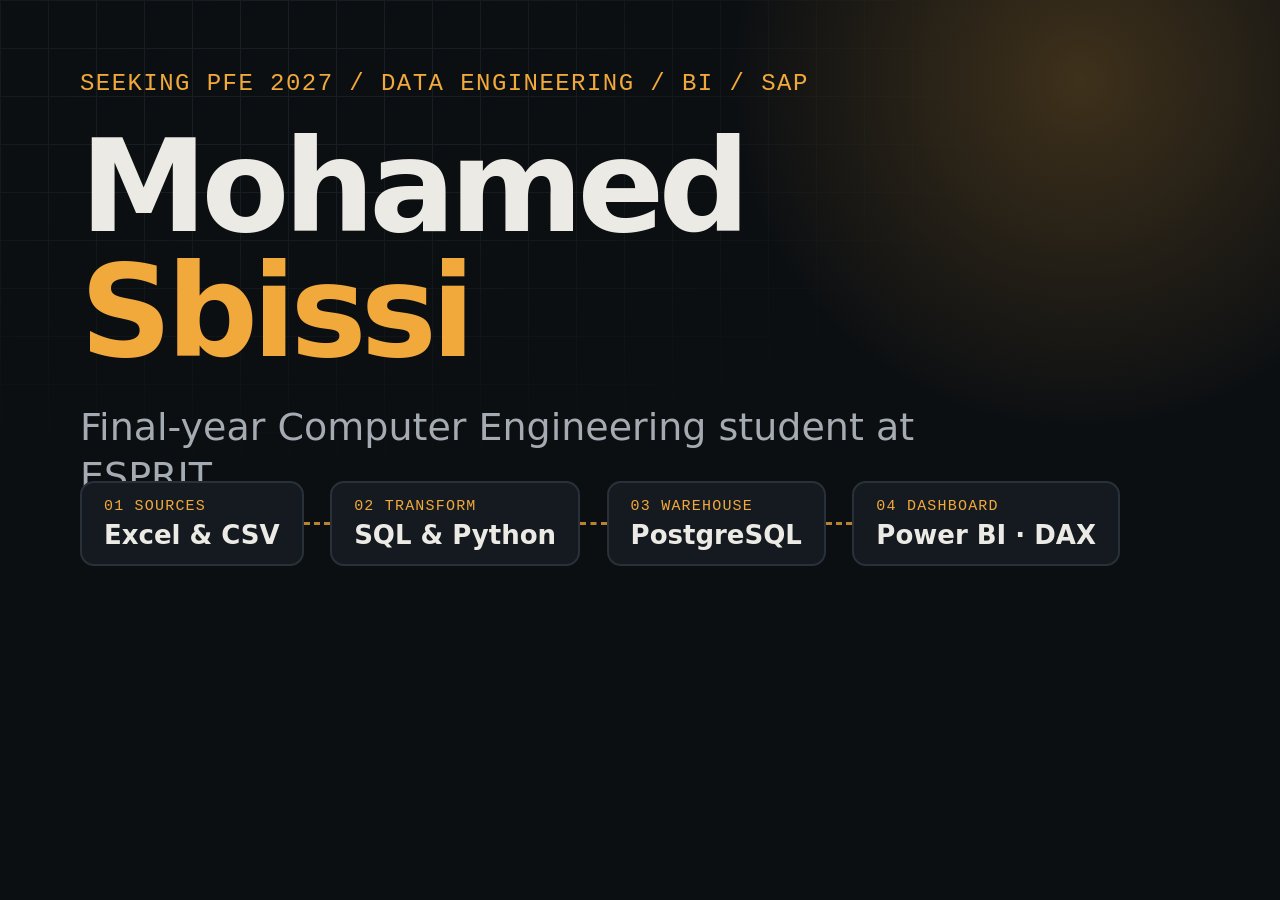
<file: scripts/og-template.html>
<!doctype html><html><head><meta charset="utf-8"><style>
*{box-sizing:border-box;margin:0}
body{width:1200px;height:630px;background:#0c0f12;color:#eceae4;font-family:"Segoe UI",system-ui,-apple-system,Arial,sans-serif;position:relative;overflow:hidden;padding:72px 80px}
.grid{position:absolute;inset:0;background-image:linear-gradient(#28313a 1px,transparent 1px),linear-gradient(90deg,#28313a 1px,transparent 1px);background-size:48px 48px;opacity:.45;-webkit-mask-image:radial-gradient(ellipse 80% 80% at 25% 15%,#000 15%,transparent 75%)}
.glow{position:absolute;width:760px;height:760px;right:-260px;top:-300px;border-radius:50%;background:radial-gradient(circle,rgba(242,169,59,.22),transparent 65%)}
.k{position:relative;font:500 24px/1 Consolas,"Cascadia Code",monospace;letter-spacing:.06em;text-transform:uppercase;color:#f2a93b}
h1{position:relative;margin-top:28px;font-size:128px;font-weight:800;letter-spacing:-.045em;line-height:.98}
h1 span{color:#f2a93b}
p{position:relative;margin-top:28px;font-size:38px;line-height:1.3;color:#a4abb2;max-width:860px}
.pipe{position:absolute;left:80px;right:80px;bottom:64px;display:flex;align-items:center;gap:0}
.s{border:2px solid #28313a;background:#151a20;border-radius:14px;padding:16px 22px;font:600 26px/1 "Segoe UI",system-ui,Arial,sans-serif;color:#eceae4}
.s small{display:block;margin-bottom:8px;font:500 15px/1 Consolas,monospace;letter-spacing:.08em;text-transform:uppercase;color:#f2a93b}
.l{flex:1;height:0;border-top:3px dashed #f2a93b;opacity:.75}
</style></head><body>
<div class="grid"></div><div class="glow"></div>
<div class="k">Seeking PFE 2027 / Data Engineering / BI / SAP</div>
<h1>Mohamed <span>Sbissi</span></h1>
<p>Final-year Computer Engineering student at ESPRIT</p>
<div class="pipe">
<div class="s"><small>01 Sources</small>Excel &amp; CSV</div><div class="l"></div>
<div class="s"><small>02 Transform</small>SQL &amp; Python</div><div class="l"></div>
<div class="s"><small>03 Warehouse</small>PostgreSQL</div><div class="l"></div>
<div class="s"><small>04 Dashboard</small>Power BI &middot; DAX</div>
</div></body></html>
</file>
<file: site/css/styles.css>
/* Mohamed Sbissi portfolio. One stylesheet, system fonts, one accent colour (amber). */

/* ---------- Tokens ---------- */
:root {
  color-scheme: light;
  --bg: #f6f4ee;
  --bg-alt: #edeae1;
  --surface: #fffefa;
  --line: #d6d2c4;
  --text: #14171a;
  --muted: #565c62;
  --accent: #9a5000;        /* amber, dark enough for text on light surfaces (5.4:1) */
  --accent-fill: #9a5000;
  --on-accent: #ffffff;
  --accent-soft: rgba(154, 80, 0, .10);
  --dim: #8b9096;           /* de-emphasised chart marks (3.2:1 on surface) */
  --shadow: 0 1px 2px rgba(20, 23, 26, .06), 0 8px 24px rgba(20, 23, 26, .06);

  --sans: system-ui, -apple-system, "Segoe UI", Roboto, "Helvetica Neue", Arial, sans-serif;
  --mono: ui-monospace, "Cascadia Code", "SF Mono", Menlo, Consolas, "Liberation Mono", monospace;

  --fs-0: clamp(1rem, .96rem + .2vw, 1.0625rem);
  --fs-sm: .875rem;
  --fs-xs: .78rem;
  --fs-h3: clamp(1.15rem, 1.05rem + .5vw, 1.375rem);
  --fs-h2: clamp(1.75rem, 1.2rem + 2.6vw, 2.75rem);
  --fs-h1: clamp(2.9rem, 1.2rem + 9vw, 6.5rem);

  --radius: 14px;
  --gutter: 1rem;
  --maxw: 70rem;
}

@media (prefers-color-scheme: dark) {
  :root:not([data-theme="light"]) {
    color-scheme: dark;
    --bg: #0c0f12;
    --bg-alt: #101419;
    --surface: #151a20;
    --line: #28313a;
    --text: #eceae4;
    --muted: #a4abb2;
    --accent: #f2a93b;
    --accent-fill: #f2a93b;
    --on-accent: #1a1204;
    --accent-soft: rgba(242, 169, 59, .12);
    --dim: #5d6670;
    --shadow: 0 1px 2px rgba(0, 0, 0, .4), 0 8px 24px rgba(0, 0, 0, .35);
  }
}
:root[data-theme="dark"] {
  color-scheme: dark;
  --bg: #0c0f12;
  --bg-alt: #101419;
  --surface: #151a20;
  --line: #28313a;
  --text: #eceae4;
  --muted: #a4abb2;
  --accent: #f2a93b;
  --accent-fill: #f2a93b;
  --on-accent: #1a1204;
  --accent-soft: rgba(242, 169, 59, .12);
  --dim: #5d6670;
  --shadow: 0 1px 2px rgba(0, 0, 0, .4), 0 8px 24px rgba(0, 0, 0, .35);
}

/* ---------- Base ---------- */
*, *::before, *::after { box-sizing: border-box; }
html { scroll-behavior: smooth; scroll-padding-top: 5rem; -webkit-text-size-adjust: 100%; }
body {
  margin: 0;
  background: var(--bg);
  color: var(--text);
  font: var(--fs-0)/1.6 var(--sans);
  -webkit-font-smoothing: antialiased;
  overflow-x: hidden;
}
img { max-width: 100%; height: auto; display: block; }
a { color: var(--accent); text-underline-offset: .2em; }
a:hover { text-decoration-thickness: 2px; }
h1, h2, h3, h4 { line-height: 1.12; margin: 0; letter-spacing: -.02em; }
p { margin: 0 0 1rem; }
ul, ol { margin: 0; padding: 0; list-style: none; }
.wrap { width: min(100% - 2 * var(--gutter), var(--maxw)); margin-inline: auto; }
.muted { color: var(--muted); }
.sr-only { position: absolute; width: 1px; height: 1px; margin: -1px; padding: 0; overflow: hidden; clip: rect(0 0 0 0); white-space: nowrap; border: 0; }
:focus-visible { outline: 3px solid var(--accent); outline-offset: 3px; border-radius: 4px; }
.skip { position: absolute; left: var(--gutter); top: -4rem; z-index: 100; background: var(--accent-fill); color: var(--on-accent); padding: .6rem 1rem; border-radius: 8px; font-weight: 600; }
.skip:focus { top: .75rem; }

/* ---------- Header ---------- */
.site-header { position: sticky; top: 0; z-index: 50; background: color-mix(in srgb, var(--bg) 88%, transparent); backdrop-filter: saturate(1.4) blur(12px); -webkit-backdrop-filter: saturate(1.4) blur(12px); border-bottom: 1px solid var(--line); }
.bar { display: flex; align-items: center; justify-content: space-between; gap: 1rem; min-height: 3.75rem; }
.brand { display: inline-flex; align-items: center; gap: .65rem; color: var(--text); text-decoration: none; font-weight: 700; letter-spacing: -.01em; }
.brand-mark { display: grid; place-items: center; width: 2.25rem; height: 2.25rem; border-radius: 10px; background: var(--accent-fill); color: var(--on-accent); font: 700 .85rem/1 var(--mono); letter-spacing: 0; }
.brand-name { position: absolute; width: 1px; height: 1px; margin: -1px; overflow: hidden; clip: rect(0 0 0 0); white-space: nowrap; }
.bar-actions { display: flex; gap: .5rem; }
.icon-btn { display: grid; place-items: center; width: 2.75rem; height: 2.75rem; border-radius: 10px; border: 1px solid var(--line); background: var(--surface); color: var(--text); cursor: pointer; }
.icon-btn:hover { border-color: var(--accent); color: var(--accent); }
.i-sun { display: none; }
:root[data-theme="dark"] .i-sun { display: block; }
:root[data-theme="dark"] .i-moon { display: none; }
@media (prefers-color-scheme: dark) {
  :root:not([data-theme="light"]) .i-sun { display: block; }
  :root:not([data-theme="light"]) .i-moon { display: none; }
}
.nav { display: flex; flex-wrap: wrap; align-items: center; gap: .25rem 1.25rem; }
.nav a { color: var(--text); text-decoration: none; font-size: var(--fs-sm); font-weight: 500; padding: .5rem 0; }
.nav a:hover, .nav a[aria-current="true"] { color: var(--accent); }
.nav a.btn { color: var(--on-accent); padding: .45rem .9rem; font-weight: 600; }
.nav a.btn:hover { color: var(--on-accent); }
.menu-btn { display: none; }

/* Mobile: collapse the nav behind a menu button once JS is available */
@media (max-width: 52rem) {
  .js .menu-btn { display: grid; }
  .js .nav { position: absolute; inset: 100% 0 auto 0; flex-direction: column; align-items: stretch; gap: 0; padding: .5rem var(--gutter) 1rem; background: var(--bg); border-bottom: 1px solid var(--line); display: none; }
  .js .nav.open { display: flex; }
  .js .nav a { padding: .8rem 0; font-size: 1rem; border-bottom: 1px solid var(--line); }
  .js .nav a.btn { margin-top: .75rem; text-align: center; border: 0; padding: .8rem 1rem; }
  .nav { order: 3; width: 100%; }
  .bar { flex-wrap: wrap; }
  .js .bar { flex-wrap: nowrap; }
}
@media (min-width: 52.01rem) {
  .brand-name { position: static; width: auto; height: auto; margin: 0; overflow: visible; clip: auto; }
  .bar-actions { order: 3; }
}

/* ---------- Buttons ---------- */
.btn { display: inline-flex; align-items: center; justify-content: center; gap: .5rem; min-height: 2.75rem; padding: .65rem 1.25rem; border-radius: 10px; border: 1px solid var(--accent-fill); background: var(--accent-fill); color: var(--on-accent); font: 600 var(--fs-sm)/1.2 var(--sans); text-decoration: none; cursor: pointer; transition: transform .15s ease, box-shadow .15s ease, background-color .15s ease; }
.btn:hover { text-decoration: none; transform: translateY(-2px); box-shadow: var(--shadow); }
.btn-ghost { background: transparent; color: var(--text); border-color: var(--line); }
.btn-ghost:hover { border-color: var(--accent); color: var(--accent); }
.btn-small { min-height: 2.5rem; padding: .45rem .9rem; }
.btn[disabled] { opacity: .45; cursor: not-allowed; transform: none; box-shadow: none; }

/* ---------- Hero ---------- */
.hero { position: relative; padding-block: clamp(2.5rem, 7vw, 5.5rem) clamp(2.5rem, 6vw, 4.5rem); overflow: hidden; isolation: isolate; }
.hero::before { /* faint data grid */
  content: ""; position: absolute; inset: 0; z-index: -1;
  background-image: linear-gradient(var(--line) 1px, transparent 1px), linear-gradient(90deg, var(--line) 1px, transparent 1px);
  background-size: 48px 48px; opacity: .35;
  -webkit-mask-image: radial-gradient(ellipse 80% 70% at 30% 20%, #000 20%, transparent 75%);
          mask-image: radial-gradient(ellipse 80% 70% at 30% 20%, #000 20%, transparent 75%);
}
.hero::after { content: ""; position: absolute; width: 38rem; height: 38rem; right: -14rem; top: -16rem; z-index: -1; border-radius: 50%; background: radial-gradient(circle, var(--accent-soft), transparent 65%); }
.status { display: inline-flex; flex-wrap: wrap; align-items: center; gap: .35rem .6rem; margin: 0 0 1.5rem; padding: .45rem .9rem; border: 1px solid var(--line); border-radius: 1.25rem; background: var(--surface); font: 500 var(--fs-xs)/1.3 var(--mono); letter-spacing: .02em; }
.status .sep { color: var(--muted); }
.pulse { width: .55rem; height: .55rem; border-radius: 50%; background: var(--accent-fill); box-shadow: 0 0 0 0 var(--accent); animation: ping 2.4s ease-out infinite; }
h1 { font-size: var(--fs-h1); font-weight: 800; letter-spacing: -.045em; line-height: .98; }
h1 .accent { color: var(--accent); }
.lede { max-width: 38rem; margin: 1.5rem 0 1.75rem; font-size: clamp(1.1rem, 1rem + .6vw, 1.35rem); line-height: 1.5; color: var(--muted); }
.cta { display: flex; flex-wrap: wrap; gap: .75rem; }
@media (max-width: 30rem) { .cta .btn { flex: 1 1 auto; } .cta .btn:first-child { flex-basis: 100%; } }

/* Pipeline: sources -> transform -> warehouse -> dashboard */
.pipeline-fig { margin: clamp(2.25rem, 5vw, 3.5rem) 0 0; --gap: 2.25rem; }
.pipeline { display: grid; gap: var(--gap); counter-reset: s; }
.stage { position: relative; display: flex; flex-direction: column; gap: .2rem; padding: 1rem 1.1rem 1.1rem; border: 1px solid var(--line); border-radius: var(--radius); background: var(--surface); box-shadow: var(--shadow); animation: lit 6s ease-in-out infinite; }
.stage:nth-child(2) { animation-delay: 1.5s; }
.stage:nth-child(3) { animation-delay: 3s; }
.stage:nth-child(4) { animation-delay: 4.5s; }
.stage-k { font: 500 var(--fs-xs)/1.3 var(--mono); letter-spacing: .06em; text-transform: uppercase; color: var(--accent); }
.stage-t { font-size: var(--fs-h3); font-weight: 700; letter-spacing: -.02em; }
.stage-d { font-size: var(--fs-sm); color: var(--muted); line-height: 1.4; }
/* connector: flowing dashes + a travelling packet */
.stage:not(:last-child)::after { content: ""; position: absolute; left: 50%; top: 100%; width: 2px; height: var(--gap); transform: translateX(-50%); background: repeating-linear-gradient(to bottom, var(--accent) 0 5px, transparent 5px 10px); opacity: .7; animation: flow-y .9s linear infinite; }
.stage:not(:last-child)::before { content: ""; position: absolute; left: 50%; top: 100%; width: .6rem; height: .6rem; margin-left: -.3rem; border-radius: 50%; background: var(--accent-fill); box-shadow: 0 0 0 4px var(--accent-soft); z-index: 1; animation: packet-y 2.4s ease-in-out infinite; }
.stage:nth-child(2)::before { animation-delay: .5s; }
.stage:nth-child(3)::before { animation-delay: 1s; }
figcaption { margin-top: 1rem; font: var(--fs-xs)/1.4 var(--mono); color: var(--muted); }
@media (min-width: 52rem) {
  .pipeline { grid-template-columns: repeat(4, 1fr); }
  .stage:not(:last-child)::after { left: 100%; top: 50%; width: var(--gap); height: 2px; transform: translateY(-50%); background: repeating-linear-gradient(to right, var(--accent) 0 5px, transparent 5px 10px); animation-name: flow-x; }
  .stage:not(:last-child)::before { left: 100%; top: 50%; margin: -.3rem 0 0; animation-name: packet-x; }
}
@keyframes flow-x { to { background-position: 10px 0; } }
@keyframes flow-y { to { background-position: 0 10px; } }
@keyframes packet-x { 0% { transform: translateX(-.3rem); opacity: 0; } 15%, 85% { opacity: 1; } 100% { transform: translateX(calc(var(--gap) - .3rem)); opacity: 0; } }
@keyframes packet-y { 0% { transform: translateY(-.3rem); opacity: 0; } 15%, 85% { opacity: 1; } 100% { transform: translateY(calc(var(--gap) - .3rem)); opacity: 0; } }
@keyframes lit { 0%, 30%, 100% { border-color: var(--line); box-shadow: var(--shadow); } 10%, 20% { border-color: var(--accent); box-shadow: 0 0 0 3px var(--accent-soft), var(--shadow); } }
@keyframes ping { 0% { box-shadow: 0 0 0 0 var(--accent-soft), 0 0 0 0 transparent; } 70% { box-shadow: 0 0 0 .5rem transparent; } 100% { box-shadow: 0 0 0 0 transparent; } }

.proof { display: flex; flex-wrap: wrap; gap: .6rem 2rem; margin-top: 2.25rem; padding-top: 1.5rem; border-top: 1px solid var(--line); font-size: var(--fs-sm); color: var(--muted); }
.proof strong { display: block; color: var(--text); font-size: var(--fs-0); }

/* ---------- Sections ---------- */
.section { padding-block: clamp(3.5rem, 8vw, 6.5rem); }
/* Skip layout/paint of off-screen sections until they are near the viewport (cuts first-render work). */
.section, .site-footer { content-visibility: auto; contain-intrinsic-size: auto 700px; }
.section-alt { background: var(--bg-alt); border-block: 1px solid var(--line); }
.head { max-width: 46rem; margin-bottom: clamp(1.75rem, 4vw, 3rem); }
.eyebrow { margin: 0 0 .75rem; font: 500 var(--fs-xs)/1.3 var(--mono); letter-spacing: .08em; text-transform: uppercase; color: var(--accent); }
h2 { font-size: var(--fs-h2); font-weight: 800; letter-spacing: -.035em; }
.sub { margin: 1rem 0 0; color: var(--muted); font-size: clamp(1rem, .95rem + .3vw, 1.15rem); }
h3 { font-size: var(--fs-h3); font-weight: 700; }
.card { background: var(--surface); border: 1px solid var(--line); border-radius: var(--radius); padding: clamp(1.1rem, 3vw, 1.75rem); transition: border-color .2s ease, transform .2s ease, box-shadow .2s ease; }
.card h3 + p { margin-top: .5rem; }
.card:hover { border-color: color-mix(in srgb, var(--accent) 55%, var(--line)); }
.bullets { display: grid; gap: .6rem; margin: 1rem 0; }
.bullets li { position: relative; padding-left: 1.25rem; }
.bullets li::before { content: ""; position: absolute; left: 0; top: .72em; width: .5rem; height: 2px; background: var(--accent); }
.chips { display: flex; flex-wrap: wrap; gap: .4rem; margin-top: 1rem; }
.chips li { padding: .25rem .65rem; border: 1px solid var(--line); border-radius: 999px; font: 500 var(--fs-xs)/1.4 var(--mono); background: var(--bg); }
.tag { display: inline-block; padding: .15rem .55rem; border: 1px dashed var(--accent); border-radius: 6px; font: 500 var(--fs-xs)/1.4 var(--mono); color: var(--accent); letter-spacing: .02em; text-transform: none; vertical-align: middle; }
.when { margin: 0 0 .35rem; font: 500 var(--fs-xs)/1.4 var(--mono); letter-spacing: .04em; color: var(--muted); text-transform: uppercase; }

/* About */
.about { display: grid; gap: 2.5rem; align-items: center; }
.about h2 { margin-bottom: 1.25rem; }
.about p { max-width: 38rem; color: var(--muted); }
.about p strong { color: var(--text); }
.facts { display: grid; gap: .9rem; margin: 1.75rem 0 0; padding-top: 1.5rem; border-top: 1px solid var(--line); }
.facts dt { font: 500 var(--fs-xs)/1.3 var(--mono); letter-spacing: .06em; text-transform: uppercase; color: var(--accent); margin-bottom: .15rem; }
.facts dd { margin: 0; }
.portrait { max-width: 22rem; border-radius: var(--radius); overflow: hidden; border: 1px solid var(--line); box-shadow: var(--shadow); background: #111; }
.portrait img { width: 100%; }
@media (min-width: 52rem) { .about { grid-template-columns: 1.3fr 1fr; gap: 4rem; } .portrait { justify-self: end; } }

/* Experience timeline */
.timeline { display: grid; gap: 1.5rem; position: relative; }
.job { display: grid; gap: .75rem; position: relative; }
.job-meta .when { margin-bottom: .15rem; color: var(--accent); }
.job-meta .where { margin: 0; font-weight: 600; }
.job-body h3 { margin-bottom: .25rem; }
.exposure { margin: 1.1rem 0 0; font-size: var(--fs-sm); color: var(--muted); }
@media (min-width: 52rem) {
  .timeline { gap: 2rem; }
  .timeline::before { content: ""; position: absolute; left: 13.25rem; top: .5rem; bottom: .5rem; width: 2px; background: var(--line); }
  .job { grid-template-columns: 12rem 1fr; gap: 3rem; }
  .job-meta { text-align: right; padding-top: 1.6rem; }
  .job::before { content: ""; position: absolute; left: 12.5rem; top: 1.85rem; width: .8rem; height: .8rem; border-radius: 50%; background: var(--bg); border: 3px solid var(--accent); box-shadow: 0 0 0 4px var(--bg); }
}

/* Projects, skills, education */
.projects, .skills, .edu { display: grid; gap: 1.25rem; }
.projects { align-items: start; }
@media (min-width: 52rem) { .projects { grid-template-columns: 1fr 1fr; } .skills { grid-template-columns: repeat(2, 1fr); } .edu { grid-template-columns: repeat(3, 1fr); } }
.project { display: flex; flex-direction: column; }
.project:hover { transform: translateY(-3px); box-shadow: var(--shadow); }
.project header { margin-bottom: 1rem; }
.story { display: grid; gap: .9rem; margin: 0; }
.story dt { font: 500 var(--fs-xs)/1.3 var(--mono); letter-spacing: .08em; text-transform: uppercase; color: var(--accent); margin-bottom: .2rem; }
.story dd { margin: 0; color: var(--muted); }
.project .chips { margin-top: 1.25rem; }
.links { display: flex; flex-wrap: wrap; gap: .5rem 1.25rem; margin: auto 0 0; padding-top: 1.25rem; font-size: var(--fs-sm); font-weight: 600; }
.links a { display: inline-block; padding-block: .5rem; }
.skill h3 { display: flex; flex-wrap: wrap; align-items: center; gap: .6rem; margin-bottom: .25rem; }
.skill .chips { margin-top: .9rem; }
@media (min-width: 52rem) { .skills .learning { grid-column: 1 / -1; } }
.learning { border-style: dashed; border-color: var(--accent); background: var(--accent-soft); }
.learning .chips li { border-style: dashed; }

/* Academic project cards: label row, data-bar tables, data caveat */
.when { display: flex; flex-wrap: wrap; align-items: center; gap: .35rem .6rem; }
.caveat { padding: .6rem .8rem; border-left: 3px solid var(--accent); background: var(--accent-soft); border-radius: 0 8px 8px 0; color: var(--text) !important; }
.mini-wrap { margin: .35rem 0 .85rem; border: 1px solid var(--line); border-radius: 10px; background: var(--bg); overflow-x: auto; }
.mini { width: 100%; border-collapse: collapse; font: var(--fs-xs)/1.4 var(--mono); font-variant-numeric: tabular-nums; color: var(--text); }
.mini caption { caption-side: top; text-align: left; padding: .6rem .75rem .25rem; color: var(--muted); }
.mini th, .mini td { padding: .5rem .75rem; text-align: left; white-space: normal; vertical-align: top; border-bottom: 1px solid var(--line); }
.mini thead th { color: var(--muted); font-weight: 600; }
.mini tbody th { font: 500 var(--fs-sm)/1.35 var(--sans); }
.mini tbody tr:last-child > * { border-bottom: 0; }
.mini .v { display: block; }
.mini .meter { display: block; min-width: 3.25rem; height: .4rem; margin-top: .3rem; border-radius: 4px; background: linear-gradient(to right, var(--accent-fill) calc(var(--v) * 1%), var(--line) 0); }
.mini .best th, .mini .best .v { font-weight: 700; }
.mini .tag { margin-left: .25rem; padding: 0 .4rem; font-size: .68rem; }
.bullets.compact { gap: .35rem; margin: 0 0 .9rem; }
.story code { font: .9em var(--mono); padding: .05rem .3rem; border-radius: 4px; background: var(--bg); border: 1px solid var(--line); }

/* Award */
.award { display: grid; gap: 1.5rem; align-items: center; }
.prize { display: flex; align-items: baseline; gap: .75rem; margin: 0; }
.prize-n { font-size: clamp(3rem, 2rem + 6vw, 5.5rem); font-weight: 800; letter-spacing: -.05em; line-height: 1; color: var(--accent); }
.prize-u { font: 500 var(--fs-sm)/1.3 var(--mono); color: var(--muted); }
.award .bullets { margin: .75rem 0; }
.note { margin: 0; font-size: var(--fs-sm); color: var(--muted); padding-top: .75rem; border-top: 1px dashed var(--line); }
@media (min-width: 52rem) { .award { grid-template-columns: auto 1fr; gap: 3.5rem; } }

/* Contact */
.contact-box { padding: clamp(1.75rem, 5vw, 4rem); border-radius: calc(var(--radius) + 6px); background: var(--surface); border: 1px solid var(--line); position: relative; overflow: hidden; isolation: isolate; }
.contact-box::after { content: ""; position: absolute; width: 26rem; height: 26rem; right: -9rem; bottom: -12rem; z-index: -1; border-radius: 50%; background: radial-gradient(circle, var(--accent-soft), transparent 65%); }
.contact-box h2 { max-width: 20ch; }
.email { margin: 1.5rem 0 1.5rem; font-size: clamp(1.15rem, .9rem + 1.8vw, 2rem); font-weight: 700; letter-spacing: -.02em; overflow-wrap: anywhere; }
.site-footer { padding-block: 2rem; border-top: 1px solid var(--line); font-size: var(--fs-sm); color: var(--muted); }
.foot { display: flex; flex-wrap: wrap; justify-content: space-between; gap: .5rem 2rem; }
.foot p { margin: 0; }
.foot a { display: inline-block; padding-block: .4rem; }

/* ---------- Dashboard ---------- */
.dash { position: relative; background: var(--surface); border: 1px solid var(--line); border-radius: calc(var(--radius) + 4px); padding: clamp(1rem, 3vw, 1.75rem); box-shadow: var(--shadow); }
.dash[hidden] { display: none; }
.dash-top { display: flex; flex-wrap: wrap; align-items: center; justify-content: space-between; gap: .5rem 1rem; margin-bottom: 1.25rem; }
.sample-tag { margin: 0; padding: .3rem .75rem; border: 1px dashed var(--accent); border-radius: 999px; font: 500 var(--fs-xs)/1.4 var(--mono); color: var(--accent); }
.kpis { display: grid; grid-template-columns: repeat(auto-fit, minmax(9.5rem, 1fr)); gap: .75rem; }
.kpi { text-align: left; display: flex; flex-direction: column; gap: .15rem; padding: .9rem 1rem; border: 1px solid var(--line); border-radius: 12px; background: var(--bg); color: var(--text); cursor: pointer; font: inherit; transition: border-color .15s ease, background-color .15s ease; }
.kpi:hover { border-color: var(--accent); }
.kpi[aria-pressed="true"] { border-color: var(--accent); background: var(--accent-soft); box-shadow: inset 0 -3px 0 var(--accent); }
.kpi-l { font: 500 var(--fs-xs)/1.3 var(--mono); letter-spacing: .05em; text-transform: uppercase; color: var(--muted); }
.kpi-v { font-size: clamp(1.6rem, 1.2rem + 1.6vw, 2.25rem); font-weight: 800; letter-spacing: -.03em; line-height: 1.1; font-variant-numeric: tabular-nums; }
.dash-tools { display: flex; flex-wrap: wrap; align-items: center; justify-content: space-between; gap: .5rem 1rem; margin: 1.1rem 0; }
.scope { margin: 0; font: var(--fs-sm)/1.4 var(--mono); color: var(--muted); }
.charts { display: grid; gap: 1.25rem; }
@media (min-width: 52rem) { .charts { grid-template-columns: 1.6fr 1fr; gap: 2rem; } }
.viz { min-width: 0; }
.viz h4 { margin-bottom: .9rem; font: 600 var(--fs-xs)/1.3 var(--mono); letter-spacing: .08em; text-transform: uppercase; color: var(--muted); }
.chart-row { display: grid; grid-template-columns: 2.75rem minmax(0, 1fr); gap: .25rem; }
.yax { position: relative; height: 11rem; font: var(--fs-xs)/1 var(--mono); color: var(--muted); }
.yax span { position: absolute; right: .4rem; transform: translateY(50%); font-variant-numeric: tabular-nums; }
.scroll { overflow-x: auto; overscroll-behavior-x: contain; padding-bottom: .25rem; }
.plot { position: relative; display: grid; grid-template-columns: repeat(12, minmax(1.75rem, 1fr)); gap: .25rem; height: 11rem; min-width: 21.5rem; border-bottom: 1px solid var(--line); background:
  linear-gradient(to bottom, var(--line) 1px, transparent 1px) 0 0 / 100% 50% repeat-y; }
.col { position: relative; display: flex; align-items: flex-end; justify-content: center; padding: 0; border: 0; background: none; cursor: pointer; border-radius: 6px 6px 0 0; }
.col:hover { background: var(--accent-soft); }
.col .bar-fill { width: 62%; min-height: 2px; height: calc(var(--h) * 1%); background: var(--accent-fill); border-radius: 4px 4px 0 0; transition: height .35s cubic-bezier(.2, .7, .2, 1), background-color .15s ease; }
.col.dim .bar-fill { background: var(--dim); }
.xl { display: grid; grid-template-columns: repeat(12, minmax(1.75rem, 1fr)); gap: .25rem; min-width: 21.5rem; margin-top: .4rem; font: var(--fs-xs)/1 var(--mono); color: var(--muted); text-align: center; }
.hbars { display: grid; gap: .4rem; }
.row { display: grid; grid-template-columns: 5.5rem minmax(0, 1fr) 3.9rem; align-items: center; gap: .6rem; width: 100%; min-height: 2.75rem; padding: .25rem .5rem; border: 1px solid transparent; border-radius: 10px; background: none; color: var(--text); cursor: pointer; font: inherit; text-align: left; }
.row:hover { background: var(--accent-soft); }
.row[aria-pressed="true"] { border-color: var(--accent); background: var(--accent-soft); }
.row-l { font-size: var(--fs-sm); }
.row-t { height: .7rem; border-radius: 4px; background: var(--bg-alt); overflow: hidden; }
.row-f { display: block; height: 100%; width: calc(var(--w) * 1%); background: var(--accent-fill); border-radius: 0 4px 4px 0; transition: width .35s cubic-bezier(.2, .7, .2, 1), background-color .15s ease; }
.row.dim .row-f { background: var(--dim); }
.row-v { font: var(--fs-xs)/1 var(--mono); text-align: right; color: var(--muted); font-variant-numeric: tabular-nums; }
.dax { margin-top: 1.5rem; padding-top: 1.25rem; border-top: 1px solid var(--line); }
.dax-k { margin: 0 0 .6rem; font: 600 var(--fs-xs)/1.4 var(--mono); letter-spacing: .04em; text-transform: uppercase; }
.dax-k .muted { text-transform: none; font-weight: 400; letter-spacing: 0; }
pre { margin: 0; padding: 1rem; overflow-x: auto; border-radius: 10px; background: var(--bg); border: 1px solid var(--line); font: var(--fs-sm)/1.6 var(--mono); }
.kw { color: var(--accent); }
.table-view { margin-top: 1.25rem; }
.table-view summary { cursor: pointer; font-weight: 600; font-size: var(--fs-sm); padding: .6rem 0; }
.table-wrap { overflow-x: auto; margin-top: .5rem; border: 1px solid var(--line); border-radius: 10px; }
table { width: 100%; border-collapse: collapse; font: var(--fs-xs)/1.4 var(--mono); font-variant-numeric: tabular-nums; }
th, td { padding: .5rem .75rem; text-align: right; border-bottom: 1px solid var(--line); white-space: nowrap; }
th:first-child, td:first-child { text-align: left; }
thead th { color: var(--muted); font-weight: 600; }
tbody tr:last-child td { border-bottom: 0; }
.tip { position: absolute; z-index: 5; max-width: 14rem; padding: .4rem .65rem; border-radius: 8px; background: var(--text); color: var(--bg); font: 500 var(--fs-xs)/1.4 var(--mono); pointer-events: none; box-shadow: var(--shadow); }
.tip[hidden] { display: none; }

/* ---------- Scroll reveal (only when JS is on and motion is allowed) ---------- */
@media (prefers-reduced-motion: no-preference) {
  .js .reveal { opacity: 0; transform: translateY(14px); transition: opacity .6s ease, transform .6s cubic-bezier(.2, .7, .2, 1); }
  .js .reveal.in { opacity: 1; transform: none; }
  .js .project.reveal.in:hover { transform: translateY(-3px); }
}
@media (prefers-reduced-motion: reduce) {
  html { scroll-behavior: auto; }
  *, *::before, *::after { animation: none !important; transition: none !important; }
  .stage:not(:last-child)::before { display: none; }
  .btn:hover, .project:hover { transform: none; }
}

/* ---------- Print ---------- */
@media print {
  .site-header, .hero::before, .hero::after, .pipeline-fig, .dash, #data-bi, .menu-btn, .cta .btn-ghost { display: none !important; }
  .reveal { opacity: 1 !important; transform: none !important; }
  body { background: #fff; color: #000; }
  .section { padding-block: 1.5rem; }
}
</file>
<file: analytics/public/dashboard.css>
:root{color-scheme:dark}*{box-sizing:border-box}body{margin:0;background:#10252b;color:#e6f2e8;font:14px/1.7 system-ui,sans-serif}main{width:min(1200px,calc(100% - 48px));margin:auto;padding:25px 0 40px}header{display:flex;justify-content:space-between;align-items:center;border-bottom:1px solid #3d5553;padding-bottom:25px}.brand,.eyebrow{font:10px ui-monospace,monospace;letter-spacing:.16em;color:#b2cabb}#connection{font-size:11px;border:1px solid #45665b;border-radius:30px;padding:5px 14px}.heading{padding:48px 0 26px}h1{font-size:clamp(35px,5vw,64px);font-weight:550;letter-spacing:-.055em;line-height:1.15;margin:12px 0 20px}.heading>p:last-child{max-width:700px;color:#abc2b6}h2{font-size:21px;font-weight:500;letter-spacing:-.025em;margin:0 0 8px}form,.panel{padding:25px;border:1px solid #38594e;border-radius:18px;background:#17332f}form{max-width:640px}form label{display:block;font-size:12px;margin-bottom:8px}.login-row{display:flex;gap:10px}input{min-width:0;flex:1;border:1px solid #5a7869;background:#102c27;padding:12px;border-radius:8px;color:#e7f2e9;font:inherit}button{font:12px system-ui,sans-serif;background:#c8f4db;color:#16332a;border:1px solid #c8f4db;border-radius:30px;padding:10px 17px;cursor:pointer}button:hover{background:#e2fae9}button:focus-visible,input:focus-visible{outline:3px solid #dfc994;outline-offset:3px}form p,.panel>p,footer{font-size:11px;color:#afc6b7}.toolbar{display:flex;justify-content:space-between;align-items:center;gap:16px;margin:20px 0}.toolbar span{font-size:11px;color:#b6cbbb}.toolbar button{background:transparent;color:#cbe9d4;border-color:#537263;margin-left:6px}.metrics{display:grid;grid-template-columns:repeat(4,1fr);gap:16px;margin:25px 0}.metrics article{padding:23px;background:#eaf5e8;color:#163b2c;border-radius:16px}.metrics span{display:block;font-size:11px}.metrics strong{display:block;font-size:38px;font-weight:550;letter-spacing:-.04em;margin:12px 0}.metrics small{font-size:9px;color:#48664d;display:block}.panels{display:grid;grid-template-columns:1fr 1fr;gap:18px;margin-bottom:20px}.signal{margin:15px 0}.signal div{display:flex;justify-content:space-between;font-size:12px}.bar{height:5px;border-radius:20px;background:#b5e3bf;margin-top:9px}.event-list{max-height:330px;overflow:auto}.event{padding:10px 0;border-bottom:1px solid #355446;font-size:11px}.event small{display:block;color:#9db9a7}.table-scroll{overflow:auto}table{width:100%;border-collapse:collapse;text-align:left;font-size:12px;white-space:nowrap}th{font-size:10px;font-weight:500;color:#afcbb7}td,th{padding:13px 10px;border-bottom:1px solid #355446}td button{background:transparent;color:#c8f4db;border-color:#567663;font:10px ui-monospace,monospace;padding:6px 10px}#timeline{margin-top:20px}footer{padding-top:30px;max-width:850px}[hidden]{display:none!important}@media(max-width:800px){.metrics{grid-template-columns:1fr 1fr}.panels{grid-template-columns:1fr}.toolbar{display:block}.toolbar>div{margin-top:12px}.toolbar button{margin-left:0;margin-right:5px}}@media(max-width:440px){main{width:calc(100% - 30px)}.heading{padding-top:32px}.metrics{gap:10px}.metrics article{padding:16px}.metrics strong{font-size:30px}.panel,form{padding:20px}.login-row{flex-direction:column}.toolbar button{font-size:11px;padding:9px 13px}}

.toolbar button:hover,td button:hover{background:#254c3a;color:#eef8ee}

#view-prototype{margin-top:12px;background:transparent;color:#c8f4db;border-color:#6d9378}#view-prototype:hover{background:#254c3a}#demo-notice{margin:20px 0;padding:16px 20px;border:1px solid #b5ca93;border-radius:12px;background:#283e2a;color:#e4efc9;font-size:12px}
</file>
